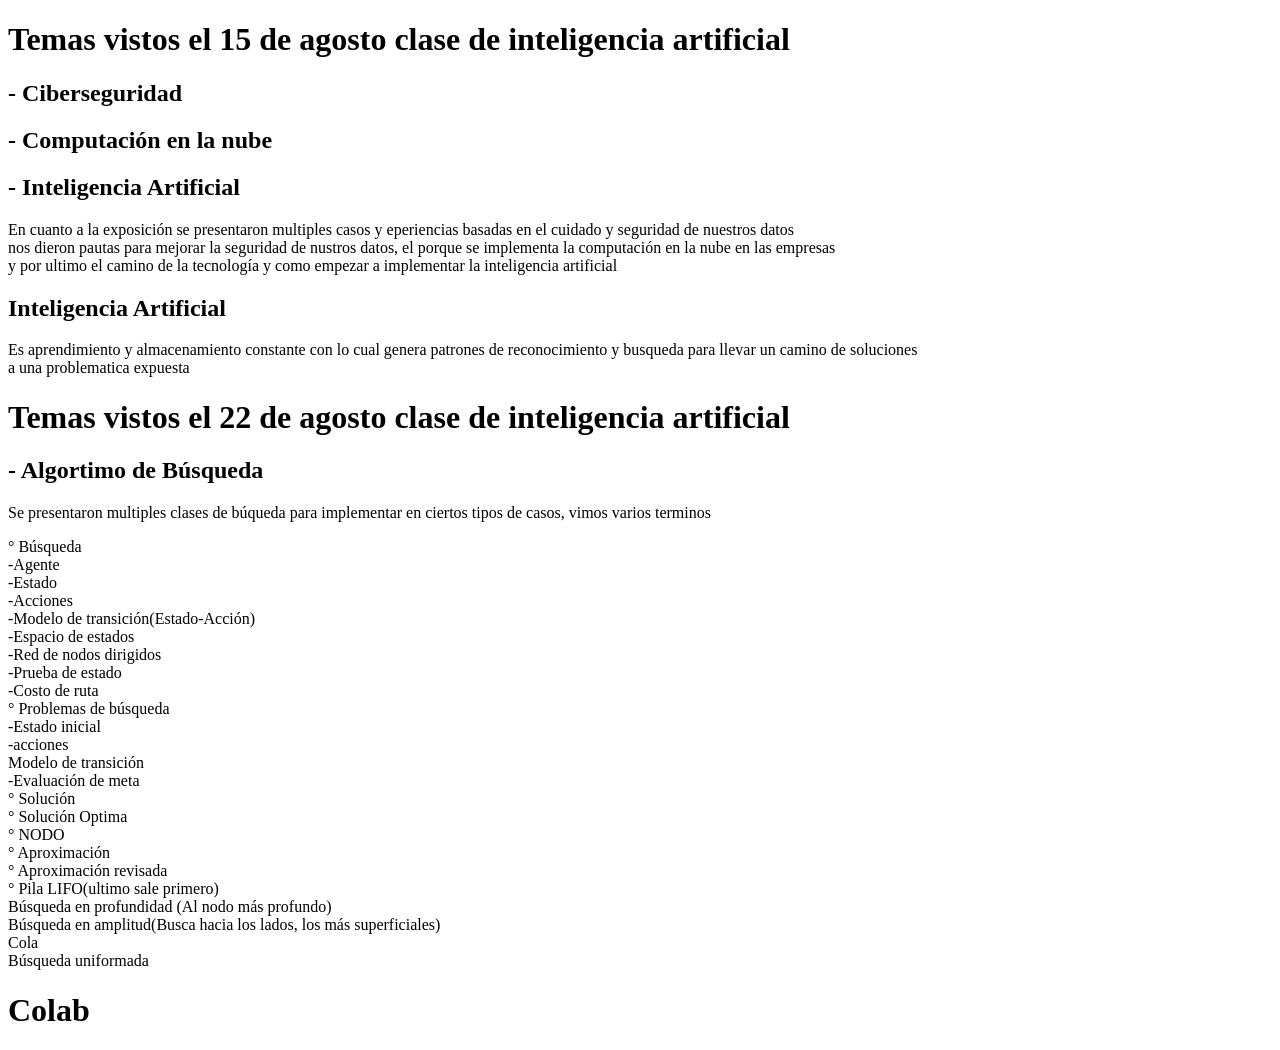
<file: index.html>
<!DOCTYPE html>
<html lang="en">
<head>
    <meta charset="UTF-8">
    <meta name="viewport" content="width=device-width, initial-scale=1.0">
    <title>Inteligencia Artificial</title>
</head>
<body>
    <h1>Temas vistos el 15 de agosto clase de inteligencia artificial</h1>
    <h2>- Ciberseguridad</h2>
    <h2>- Computación en la nube</h2>
    <h2>- Inteligencia Artificial</h2>
    <p>En cuanto a la exposición se presentaron multiples casos y eperiencias basadas en el cuidado y seguridad de nuestros datos</br>
    nos dieron pautas para mejorar la seguridad de nustros datos, el porque se implementa la computación en la nube en las empresas</br>
    y por ultimo el camino de la tecnología y como empezar a implementar la inteligencia artificial</p>

    <h2>Inteligencia Artificial</h2>
    <p>Es aprendimiento y almacenamiento constante con lo cual genera patrones de reconocimiento y busqueda para llevar un camino de soluciones </br>
    a una problematica expuesta</p>

    <h1>Temas vistos el 22 de agosto clase de inteligencia artificial</h1>
    <h2>- Algortimo de Búsqueda</h2>
    <p>Se presentaron multiples clases de búqueda para implementar en ciertos tipos de casos, vimos varios terminos</p>
    <p>° Búsqueda</br>
        -Agente</br>
        -Estado</br>
        -Acciones</br>
        -Modelo de transición(Estado-Acción)</br>
        -Espacio de estados</br>
        -Red de nodos dirigidos</br>
        -Prueba de estado</br>
        -Costo de ruta</br>
        
        ° Problemas de búsqueda</br>
        -Estado inicial</br>
        -acciones</br>
        Modelo de transición</br>
        -Evaluación de meta</br>
        
        
        ° Solución</br>
        ° Solución Optima</br>
        ° NODO</br>
        ° Aproximación</br>
        ° Aproximación revisada</br>
        ° Pila LIFO(ultimo sale primero)</br>
        
        Búsqueda en profundidad (Al nodo más profundo)</br>
        Búsqueda en amplitud(Busca hacia los lados, los más superficiales)</br>
        Cola</br>
        Búsqueda uniformada</p>

        <h1>Colab</h1>
        <a href="https://colab.research.google.com/drive/1xBzGmbkoq6eD4VHrj3Mxrd3oi8xb4NrV?usp=sharing"></a>
</body>
</html>
</file>
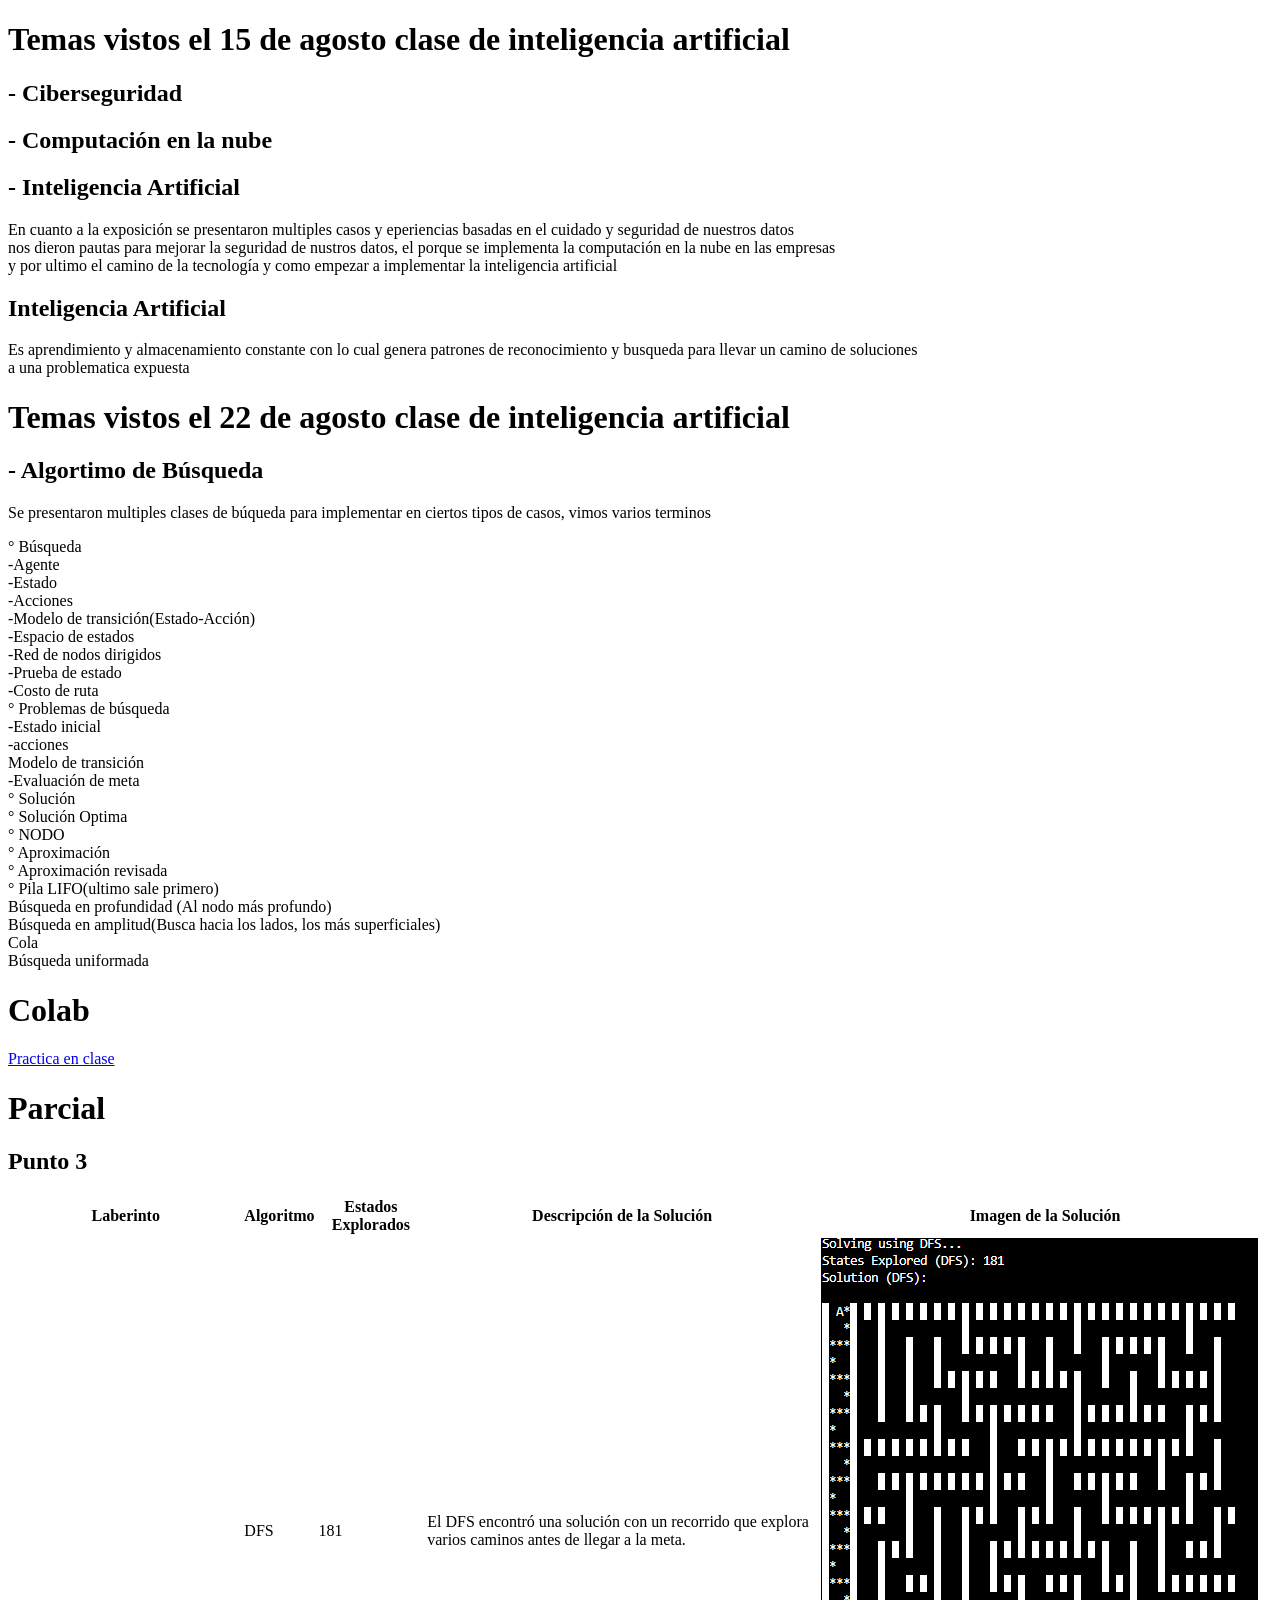
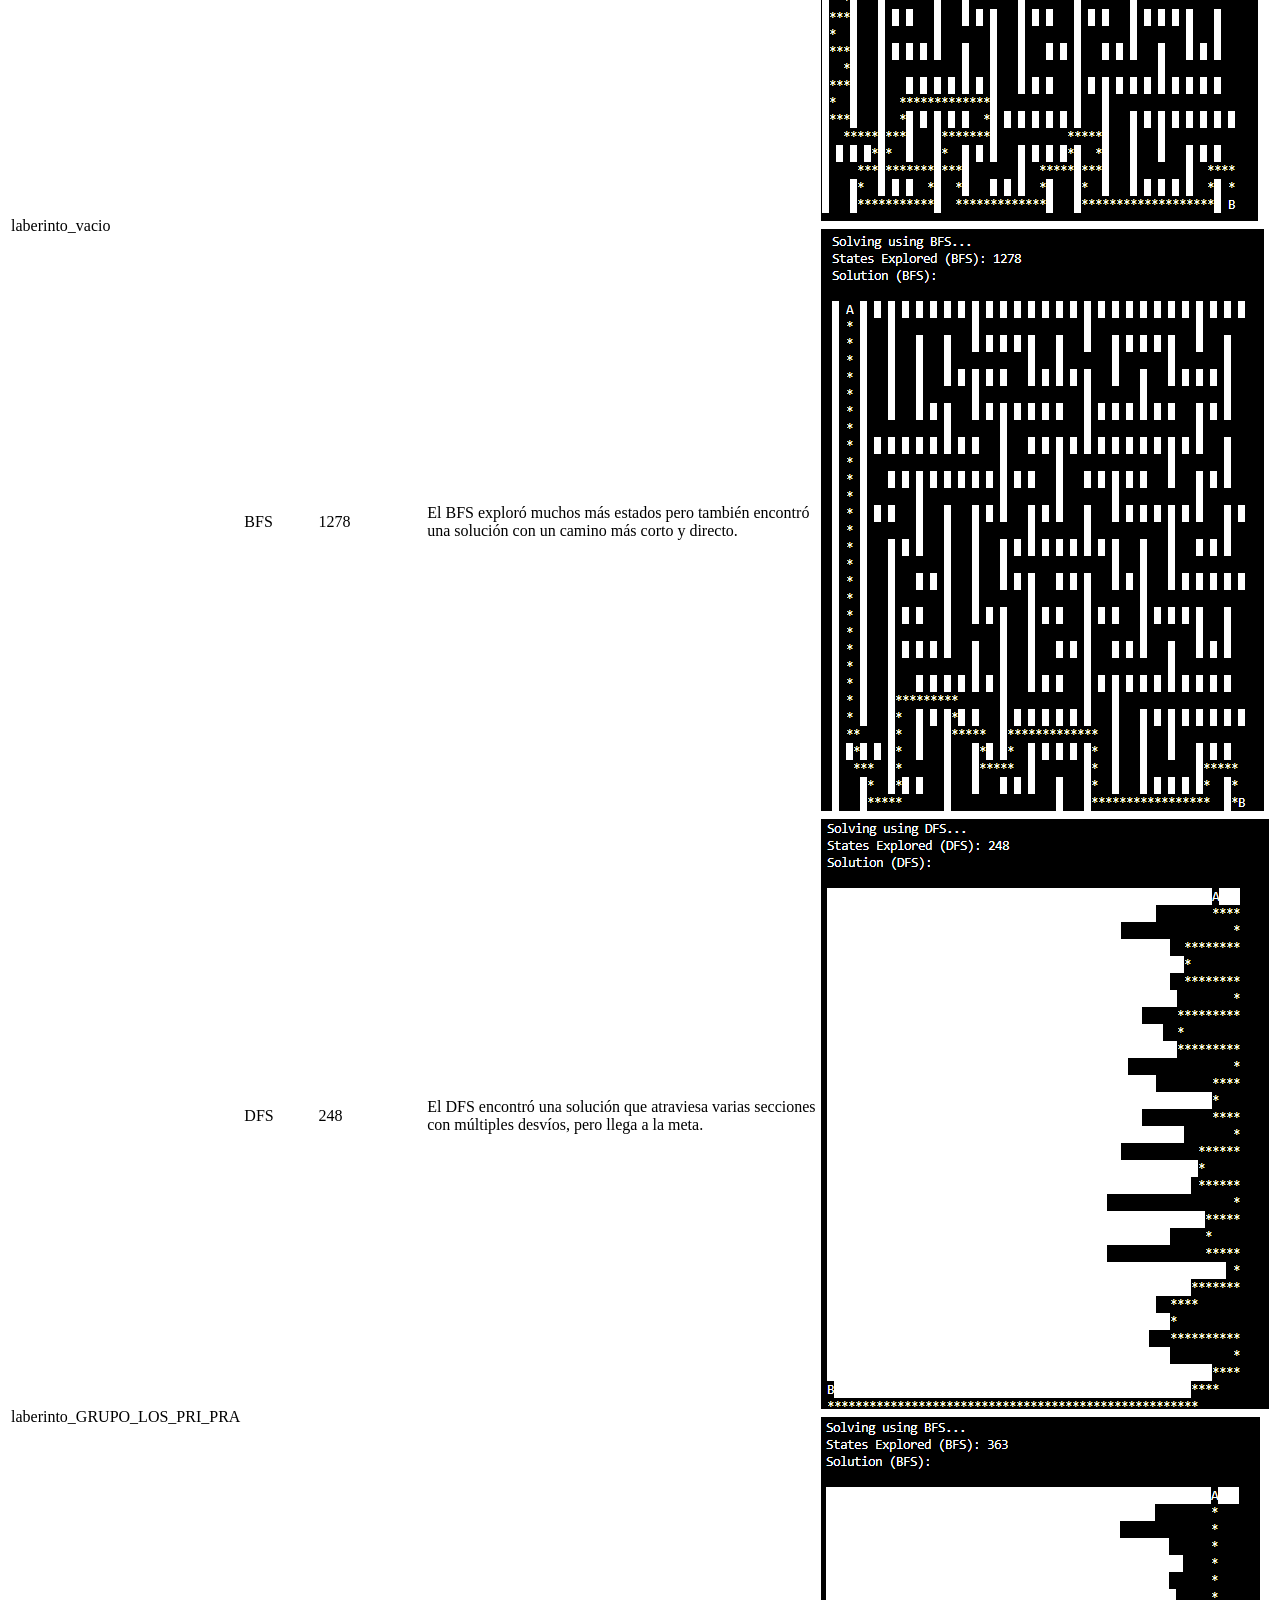
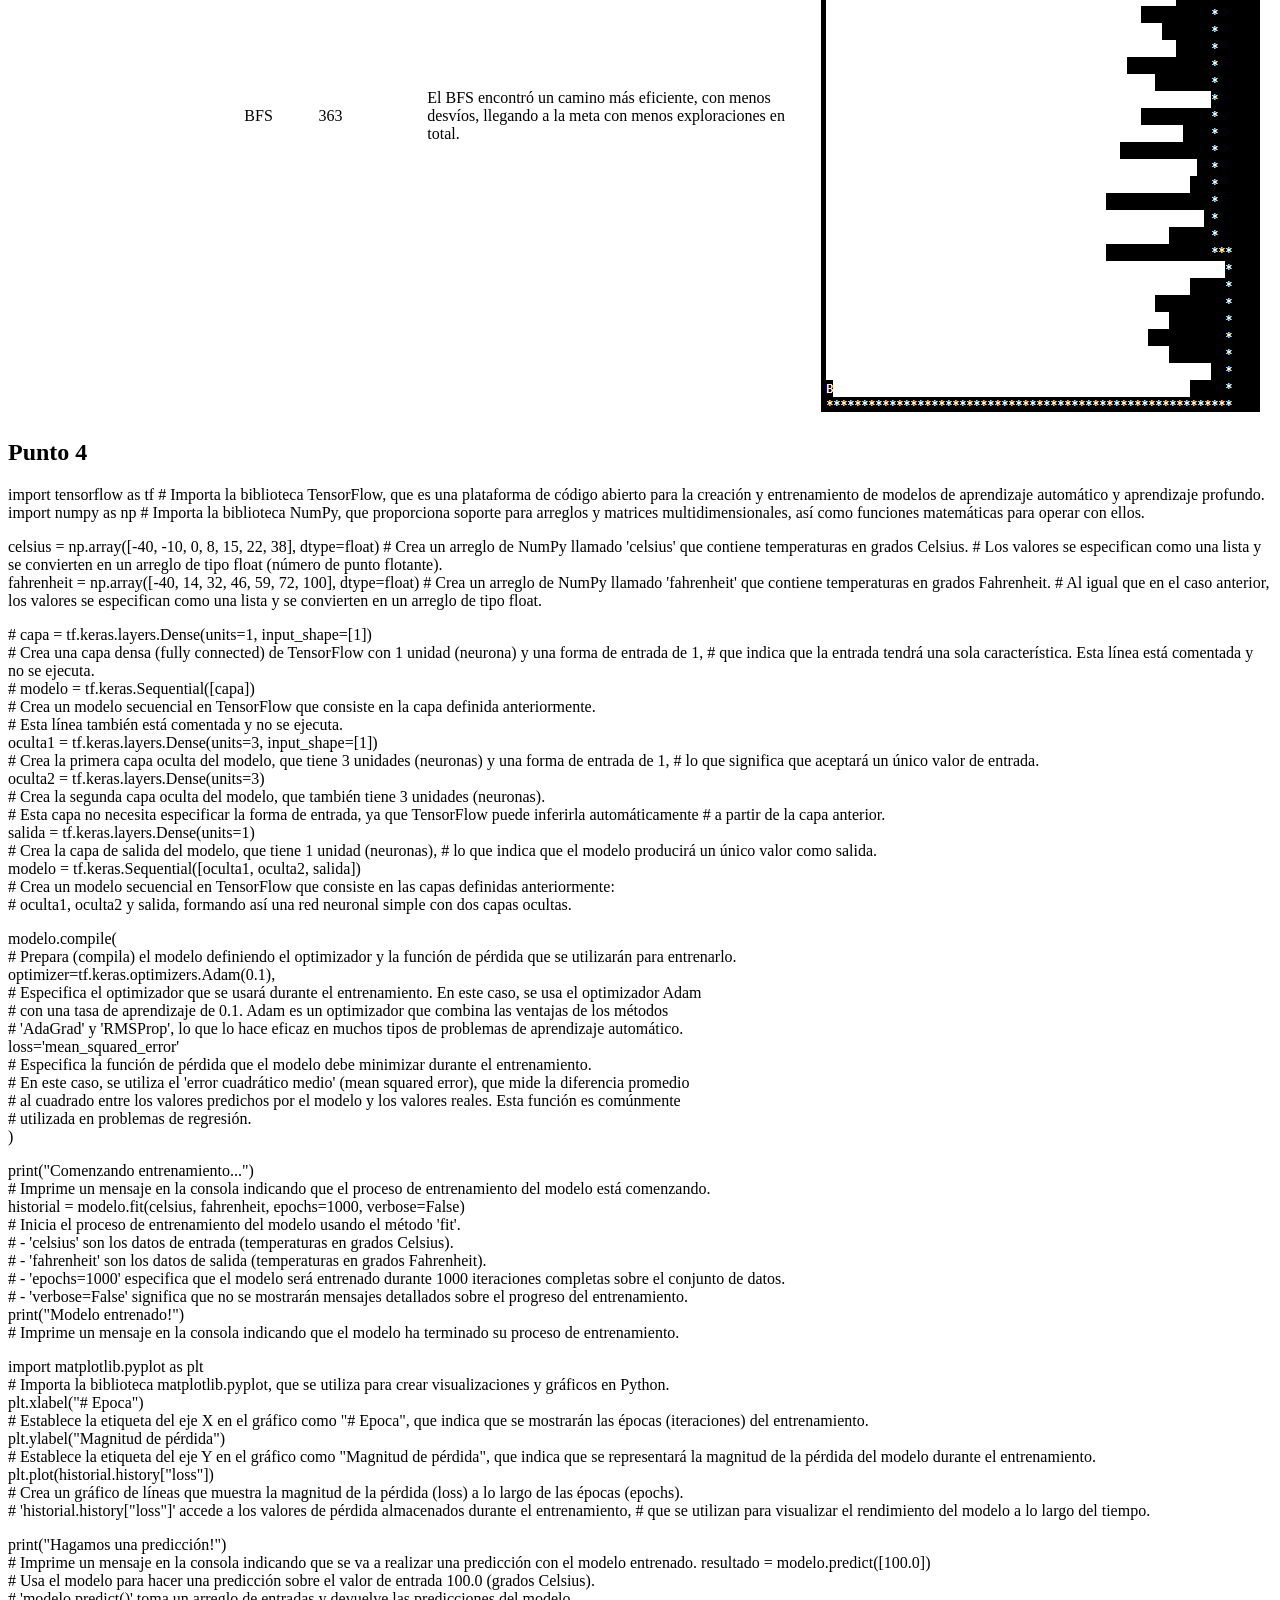
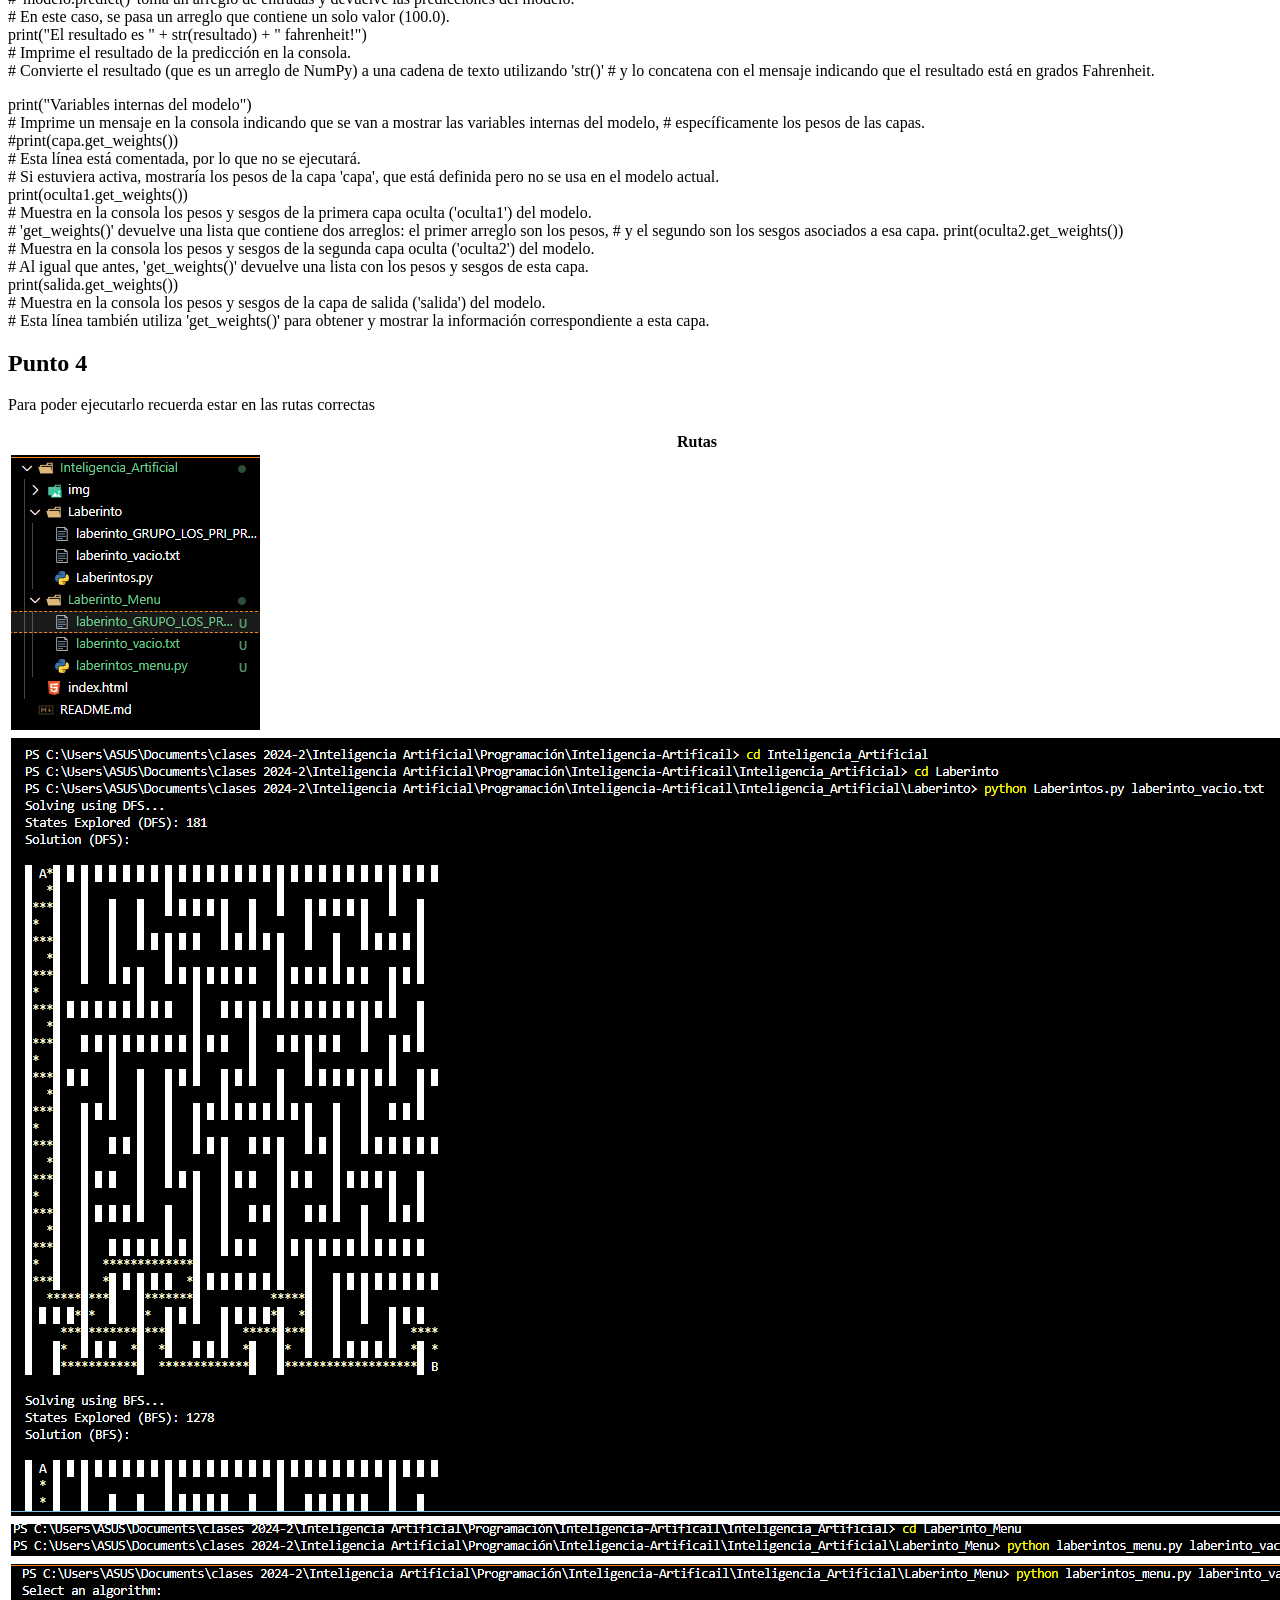
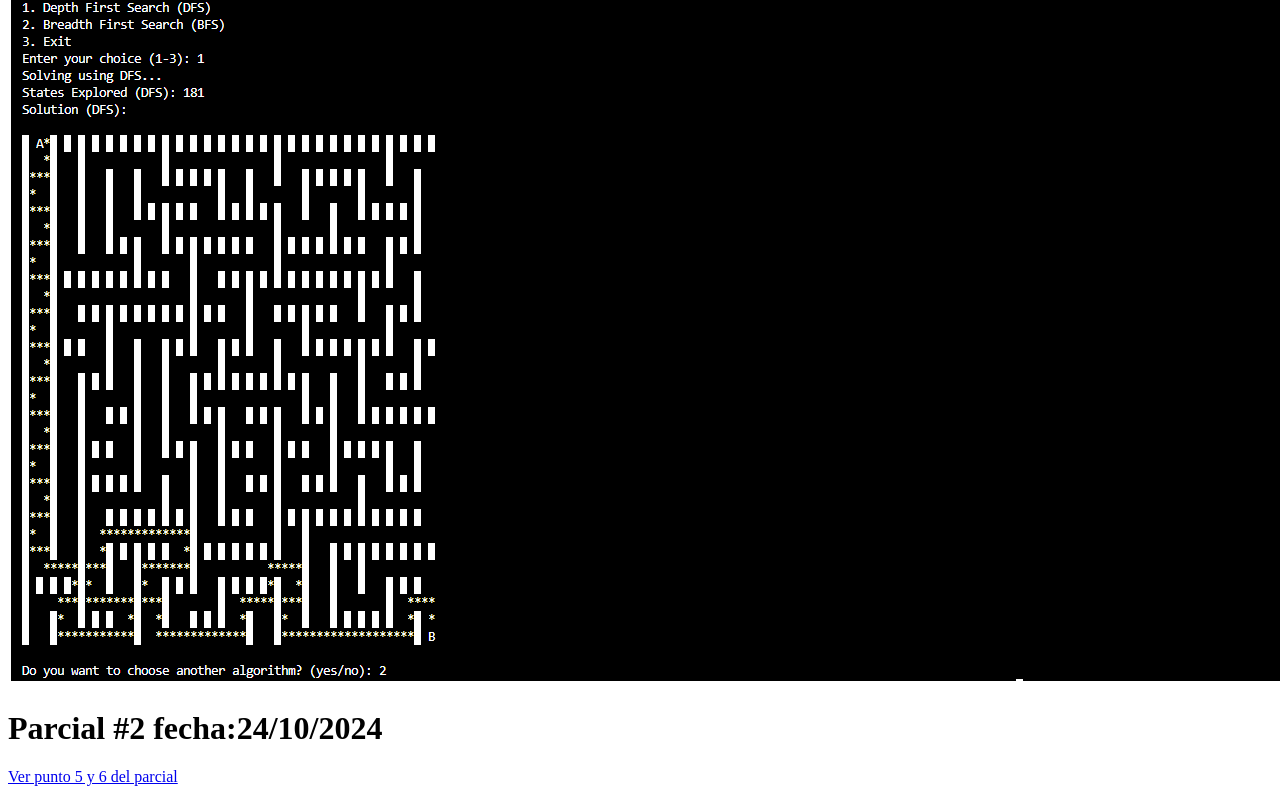
<file: Inteligencia_Artificial/index.html>
<!DOCTYPE html>
<html lang="en">

<head>
    <meta charset="UTF-8">
    <meta name="viewport" content="width=device-width, initial-scale=1.0">
    <title>Inteligencia Artificial</title>
</head>

<body>
    <h1>Temas vistos el 15 de agosto clase de inteligencia artificial</h1>
    <h2>- Ciberseguridad</h2>
    <h2>- Computación en la nube</h2>
    <h2>- Inteligencia Artificial</h2>
    <p>En cuanto a la exposición se presentaron multiples casos y eperiencias basadas en el cuidado y seguridad de
        nuestros datos</br>
        nos dieron pautas para mejorar la seguridad de nustros datos, el porque se implementa la computación en la nube
        en las empresas</br>
        y por ultimo el camino de la tecnología y como empezar a implementar la inteligencia artificial</p>

    <h2>Inteligencia Artificial</h2>
    <p>Es aprendimiento y almacenamiento constante con lo cual genera patrones de reconocimiento y busqueda para llevar
        un camino de soluciones </br>
        a una problematica expuesta</p>

    <h1>Temas vistos el 22 de agosto clase de inteligencia artificial</h1>
    <h2>- Algortimo de Búsqueda</h2>
    <p>Se presentaron multiples clases de búqueda para implementar en ciertos tipos de casos, vimos varios terminos</p>
    <p>° Búsqueda</br>
        -Agente</br>
        -Estado</br>
        -Acciones</br>
        -Modelo de transición(Estado-Acción)</br>
        -Espacio de estados</br>
        -Red de nodos dirigidos</br>
        -Prueba de estado</br>
        -Costo de ruta</br>

        ° Problemas de búsqueda</br>
        -Estado inicial</br>
        -acciones</br>
        Modelo de transición</br>
        -Evaluación de meta</br>


        ° Solución</br>
        ° Solución Optima</br>
        ° NODO</br>
        ° Aproximación</br>
        ° Aproximación revisada</br>
        ° Pila LIFO(ultimo sale primero)</br>

        Búsqueda en profundidad (Al nodo más profundo)</br>
        Búsqueda en amplitud(Busca hacia los lados, los más superficiales)</br>
        Cola</br>
        Búsqueda uniformada</p>

    <h1>Colab</h1>
    <a href="https://colab.research.google.com/drive/1xBzGmbkoq6eD4VHrj3Mxrd3oi8xb4NrV?usp=sharing">Practica en
        clase</a>

    <h1>Parcial</h1>
    <h2>Punto 3</h2>
    <table>
        <thead>
            <tr>
                <th>Laberinto</th>
                <th>Algoritmo</th>
                <th>Estados Explorados</th>
                <th>Descripción de la Solución</th>
                <th>Imagen de la Solución</th>
            </tr>
        </thead>
        <tbody>
            <tr>
                <td rowspan="2">laberinto_vacio</td>
                <td>DFS</td>
                <td>181</td>
                <td>El DFS encontró una solución con un recorrido que explora varios caminos antes de llegar a la meta.
                </td>
                <td><img src="img/Laberinto_vacio1.png" alt="Laberinto Vacio DFS"></td>
            </tr>
            <tr>
                <td>BFS</td>
                <td>1278</td>
                <td>El BFS exploró muchos más estados pero también encontró una solución con un camino más corto y
                    directo.</td>
                <td><img src="img/laberinto_vacio2.png" alt="Laberinto Vacio BFS"></td>
            </tr>
            <tr>
                <td rowspan="2">laberinto_GRUPO_LOS_PRI_PRA</td>
                <td>DFS</td>
                <td>248</td>
                <td>El DFS encontró una solución que atraviesa varias secciones con múltiples desvíos, pero llega a la
                    meta.</td>
                <td><img src="img/laberinto_gupo_PriPra1.png" alt="Laberinto Grupo PriPra DFS"></td>
            </tr>
            <tr>
                <td>BFS</td>
                <td>363</td>
                <td>El BFS encontró un camino más eficiente, con menos desvíos, llegando a la meta con menos
                    exploraciones en total.</td>
                <td><img src="img/laberinto_gupo_PriPra2.png" alt="Laberinto Grupo PriPra BFS"></td>
            </tr>
        </tbody>
    </table>

    <h2>Punto 4</h2>
    <p>
        import tensorflow as tf # Importa la biblioteca TensorFlow, que es una plataforma de código abierto para la
        creación y entrenamiento de modelos de aprendizaje automático y aprendizaje profundo.</br>
        import numpy as np # Importa la biblioteca NumPy, que proporciona soporte para arreglos y matrices
        multidimensionales, así como funciones matemáticas para operar con ellos.</br>
    </p>
    <p>
        celsius = np.array([-40, -10, 0, 8, 15, 22, 38], dtype=float)
        # Crea un arreglo de NumPy llamado 'celsius' que contiene temperaturas en grados Celsius.
        # Los valores se especifican como una lista y se convierten en un arreglo de tipo float (número de punto
        flotante).</br>

        fahrenheit = np.array([-40, 14, 32, 46, 59, 72, 100], dtype=float)
        # Crea un arreglo de NumPy llamado 'fahrenheit' que contiene temperaturas en grados Fahrenheit.
        # Al igual que en el caso anterior, los valores se especifican como una lista y se convierten en un arreglo de
        tipo float.</br>
    </p>
    <p>
        # capa = tf.keras.layers.Dense(units=1, input_shape=[1])</br>
        # Crea una capa densa (fully connected) de TensorFlow con 1 unidad (neurona) y una forma de entrada de 1,
        # que indica que la entrada tendrá una sola característica. Esta línea está comentada y no se ejecuta.</br>

        # modelo = tf.keras.Sequential([capa])</br>
        # Crea un modelo secuencial en TensorFlow que consiste en la capa definida anteriormente.</br>
        # Esta línea también está comentada y no se ejecuta.</br>

        oculta1 = tf.keras.layers.Dense(units=3, input_shape=[1])</br>
        # Crea la primera capa oculta del modelo, que tiene 3 unidades (neuronas) y una forma de entrada de 1,
        # lo que significa que aceptará un único valor de entrada.</br>

        oculta2 = tf.keras.layers.Dense(units=3)</br>
        # Crea la segunda capa oculta del modelo, que también tiene 3 unidades (neuronas).</br>
        # Esta capa no necesita especificar la forma de entrada, ya que TensorFlow puede inferirla automáticamente
        # a partir de la capa anterior.</br>

        salida = tf.keras.layers.Dense(units=1)</br>
        # Crea la capa de salida del modelo, que tiene 1 unidad (neuronas),
        # lo que indica que el modelo producirá un único valor como salida.</br>

        modelo = tf.keras.Sequential([oculta1, oculta2, salida])</br>
        # Crea un modelo secuencial en TensorFlow que consiste en las capas definidas anteriormente:</br>
        # oculta1, oculta2 y salida, formando así una red neuronal simple con dos capas ocultas.</br>

    </p>
    <p>
        modelo.compile(</br>
        # Prepara (compila) el modelo definiendo el optimizador y la función de pérdida que se utilizarán para
        entrenarlo.</br>

        optimizer=tf.keras.optimizers.Adam(0.1),</br>
        # Especifica el optimizador que se usará durante el entrenamiento. En este caso, se usa el optimizador Adam</br>
        # con una tasa de aprendizaje de 0.1. Adam es un optimizador que combina las ventajas de los métodos</br>
        # 'AdaGrad' y 'RMSProp', lo que lo hace eficaz en muchos tipos de problemas de aprendizaje automático.</br>

        loss='mean_squared_error'</br>
        # Especifica la función de pérdida que el modelo debe minimizar durante el entrenamiento.</br>
        # En este caso, se utiliza el 'error cuadrático medio' (mean squared error), que mide la diferencia
        promedio</br>
        # al cuadrado entre los valores predichos por el modelo y los valores reales. Esta función es comúnmente</br>
        # utilizada en problemas de regresión.</br>
        )
    </p>
    <p>
        print("Comenzando entrenamiento...") </br>
        # Imprime un mensaje en la consola indicando que el proceso de entrenamiento del modelo está comenzando.</br>

        historial = modelo.fit(celsius, fahrenheit, epochs=1000, verbose=False) </br>
        # Inicia el proceso de entrenamiento del modelo usando el método 'fit'.</br>
        # - 'celsius' son los datos de entrada (temperaturas en grados Celsius).</br>
        # - 'fahrenheit' son los datos de salida (temperaturas en grados Fahrenheit).</br>
        # - 'epochs=1000' especifica que el modelo será entrenado durante 1000 iteraciones completas sobre el conjunto
        de datos.</br>
        # - 'verbose=False' significa que no se mostrarán mensajes detallados sobre el progreso del entrenamiento.</br>

        print("Modelo entrenado!") </br>
        # Imprime un mensaje en la consola indicando que el modelo ha terminado su proceso de entrenamiento.</br>

    </p>
    <p>
        import matplotlib.pyplot as plt </br>
        # Importa la biblioteca matplotlib.pyplot, que se utiliza para crear visualizaciones y gráficos en Python.</br>

        plt.xlabel("# Epoca") </br>
        # Establece la etiqueta del eje X en el gráfico como "# Epoca", que indica que se mostrarán las épocas
        (iteraciones) del entrenamiento.</br>

        plt.ylabel("Magnitud de pérdida") </br>
        # Establece la etiqueta del eje Y en el gráfico como "Magnitud de pérdida", que indica que se representará la
        magnitud de la pérdida del modelo durante el entrenamiento.</br>

        plt.plot(historial.history["loss"]) </br>
        # Crea un gráfico de líneas que muestra la magnitud de la pérdida (loss) a lo largo de las épocas (epochs).</br>
        # 'historial.history["loss"]' accede a los valores de pérdida almacenados durante el entrenamiento,
        # que se utilizan para visualizar el rendimiento del modelo a lo largo del tiempo.</br>

    </p>
    <p>print("Hagamos una predicción!") </br>
        # Imprime un mensaje en la consola indicando que se va a realizar una predicción con el modelo entrenado.

        resultado = modelo.predict([100.0]) </br>
        # Usa el modelo para hacer una predicción sobre el valor de entrada 100.0 (grados Celsius).</br>
        # 'modelo.predict()' toma un arreglo de entradas y devuelve las predicciones del modelo.</br>
        # En este caso, se pasa un arreglo que contiene un solo valor (100.0).</br>

        print("El resultado es " + str(resultado) + " fahrenheit!") </br>
        # Imprime el resultado de la predicción en la consola. </br>
        # Convierte el resultado (que es un arreglo de NumPy) a una cadena de texto utilizando 'str()'
        # y lo concatena con el mensaje indicando que el resultado está en grados Fahrenheit.</br>
    </p>
    <p>
        print("Variables internas del modelo") </br>
        # Imprime un mensaje en la consola indicando que se van a mostrar las variables internas del modelo,
        # específicamente los pesos de las capas.</br>

        #print(capa.get_weights()) </br>
        # Esta línea está comentada, por lo que no se ejecutará.</br>
        # Si estuviera activa, mostraría los pesos de la capa 'capa', que está definida pero no se usa en el modelo
        actual.</br>

        print(oculta1.get_weights()) </br>
        # Muestra en la consola los pesos y sesgos de la primera capa oculta ('oculta1') del modelo. </br>
        # 'get_weights()' devuelve una lista que contiene dos arreglos: el primer arreglo son los pesos,
        # y el segundo son los sesgos asociados a esa capa.

        print(oculta2.get_weights()) </br>
        # Muestra en la consola los pesos y sesgos de la segunda capa oculta ('oculta2') del modelo. </br>
        # Al igual que antes, 'get_weights()' devuelve una lista con los pesos y sesgos de esta capa.</br>

        print(salida.get_weights()) </br>
        # Muestra en la consola los pesos y sesgos de la capa de salida ('salida') del modelo. </br>
        # Esta línea también utiliza 'get_weights()' para obtener y mostrar la información correspondiente a esta
        capa.</br>

    </p>

    <h2>Punto 4</h2>
    <p>Para poder ejecutarlo recuerda estar en las rutas correctas</p>
    <table>
        <thead>
            <tr>
                <th>Rutas</th>
                
            </tr>
        </thead>
        <tbody>
            <tr>

                <td><img src="img/estructura.png" alt="Laberinto Vacio DFS"></td>
            </tr>
            <tr>

                <td><img src="img/ruta1.png" alt="Laberinto Vacio BFS"></td>
            </tr>
            <tr>

                <td><img src="img/ruta2.png" alt="Laberinto Grupo PriPra DFS"></td>
            </tr>
            <tr>

                <td><img src="img/ruta2_2.png" alt="Laberinto Grupo PriPra BFS"></td>
            </tr>
        </tbody>
    </table>

    <h1>Parcial #2 fecha:24/10/2024</h1>
    <a href="../Parcial/ParcialComments.html">Ver punto 5 y 6 del parcial</a>

</body>

</html>
</file>
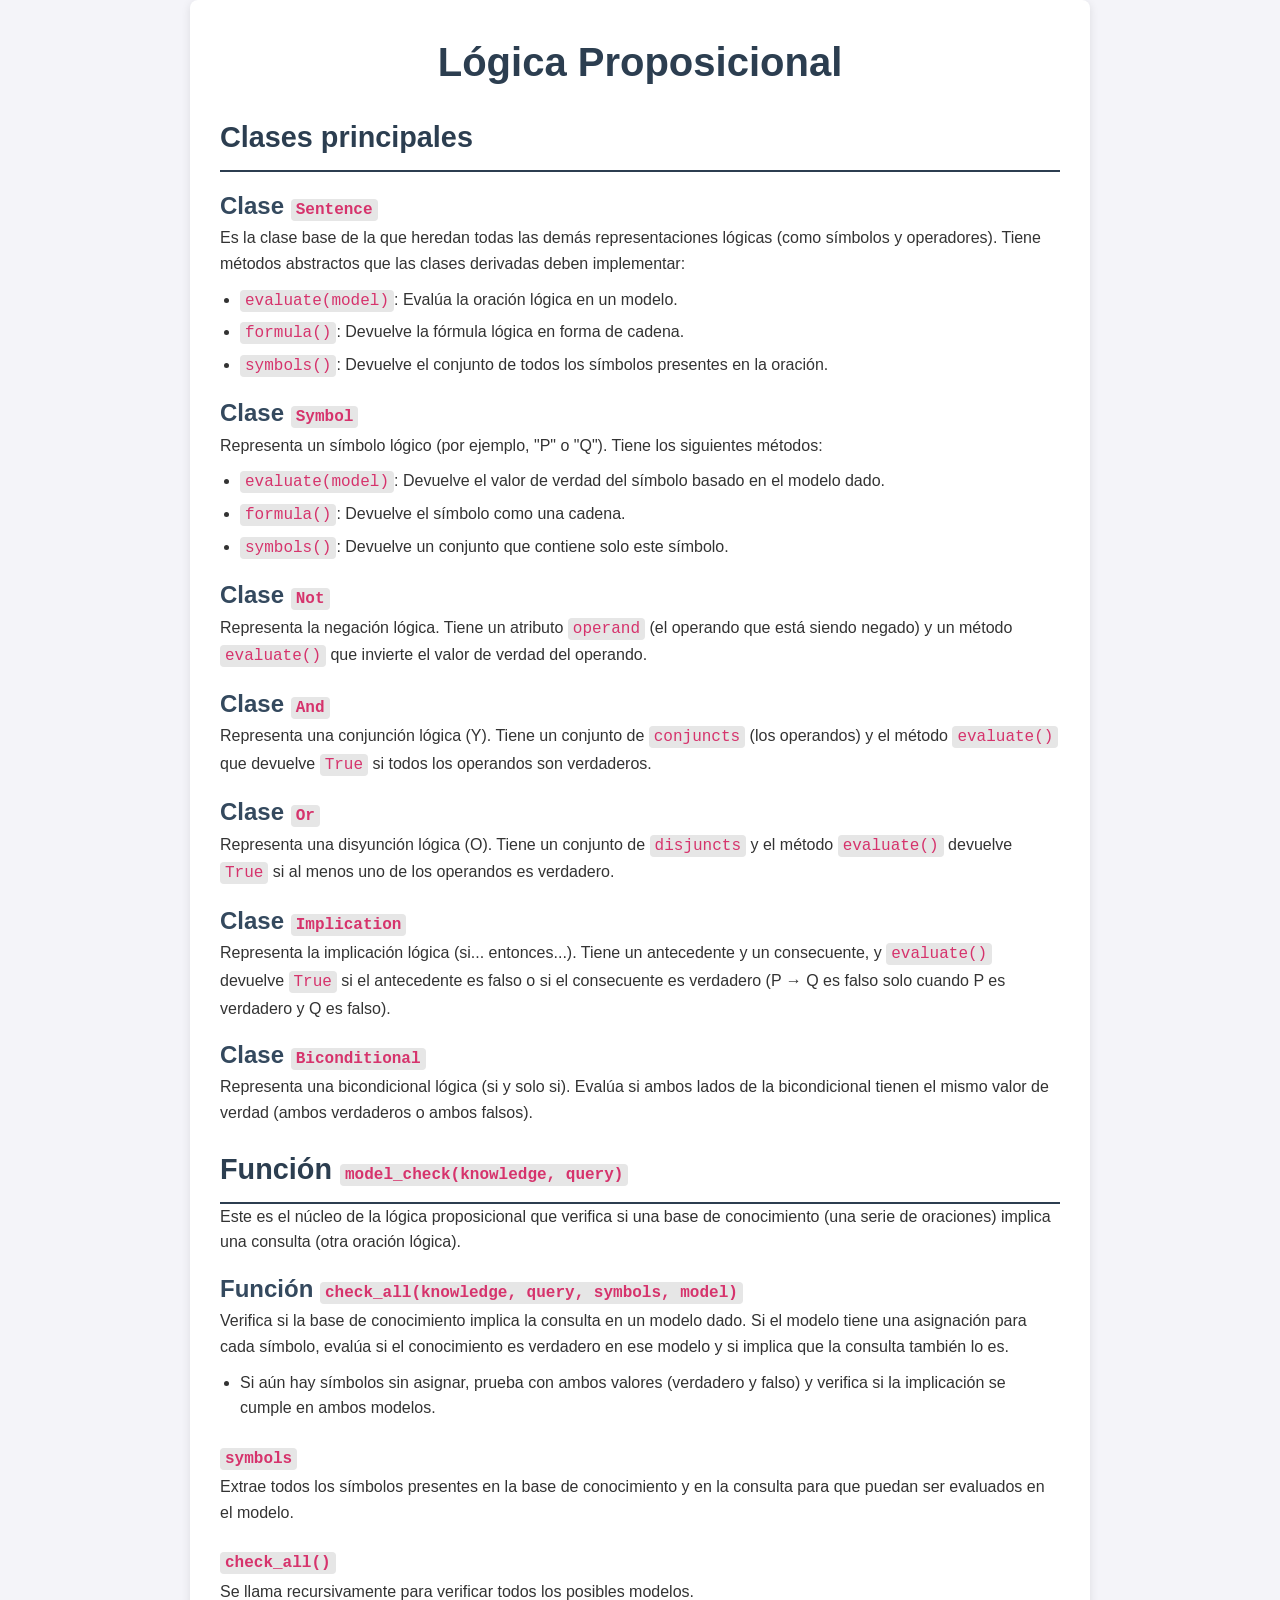
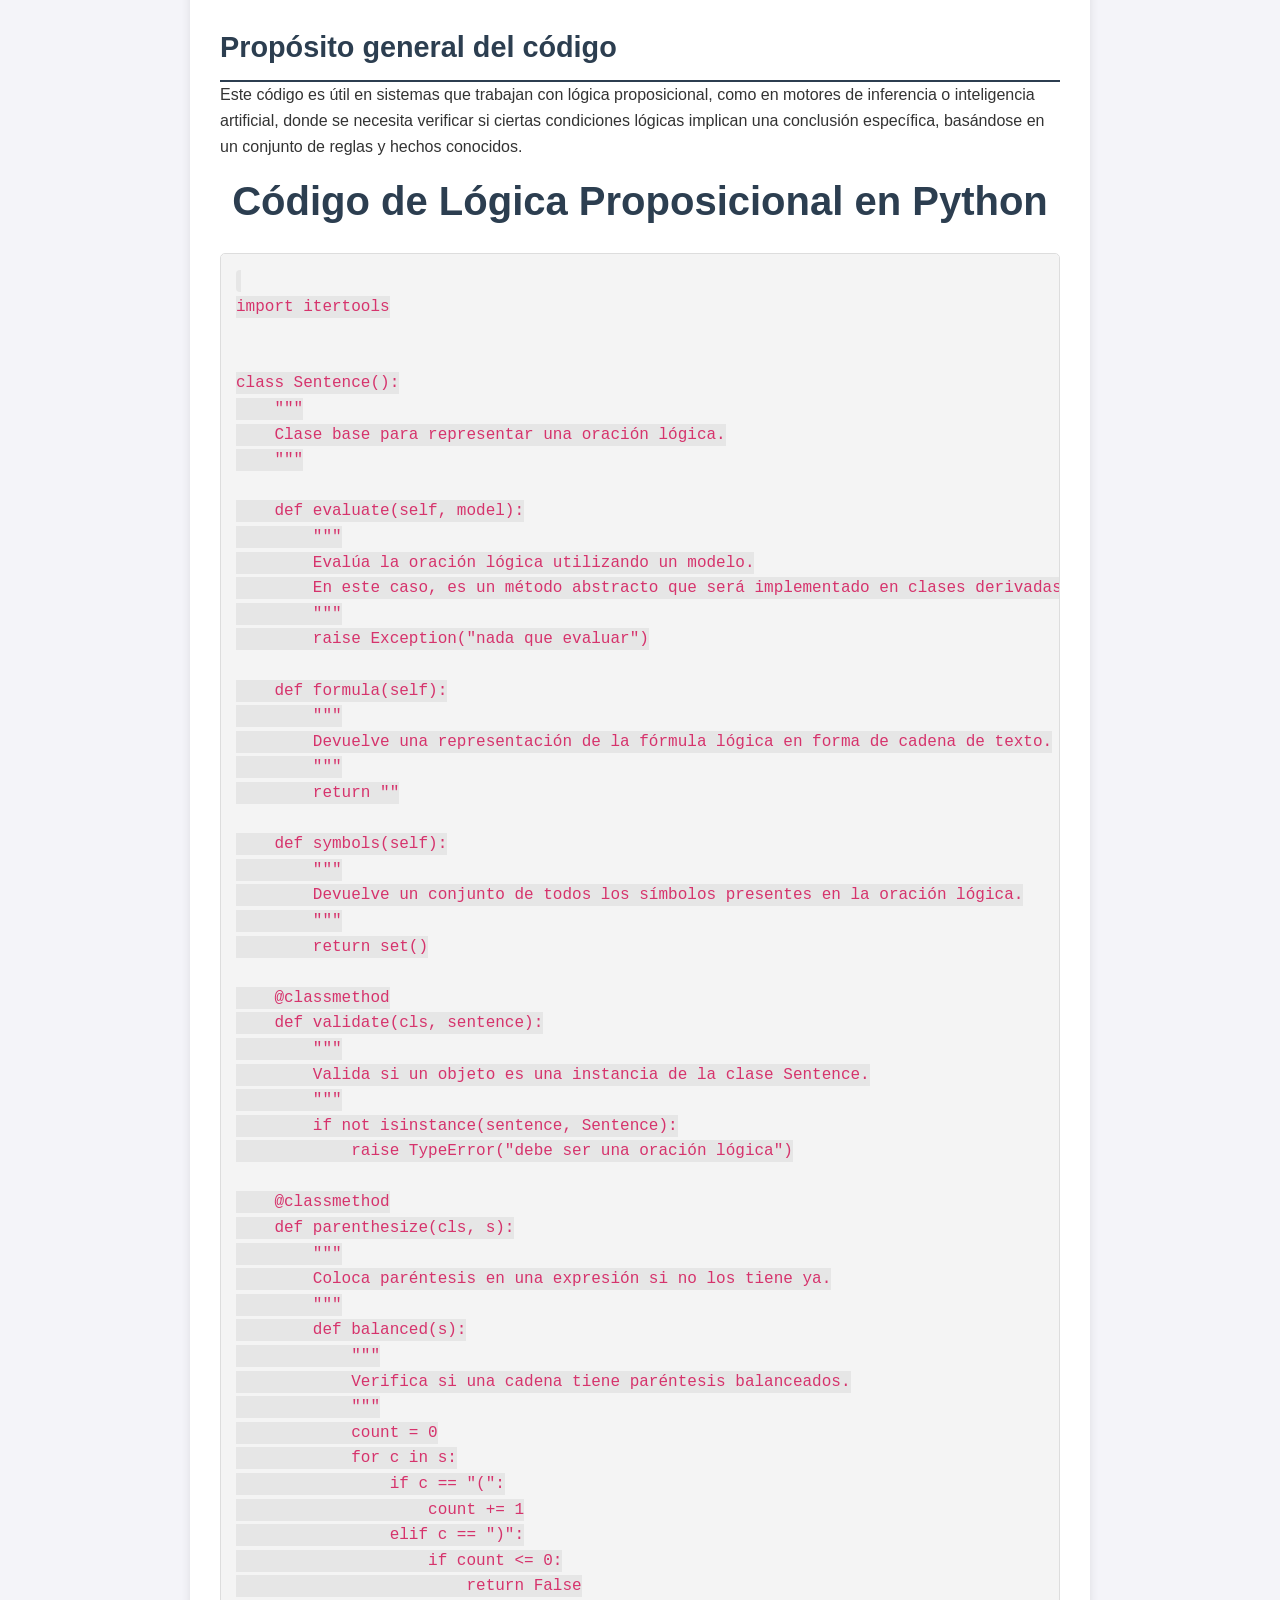
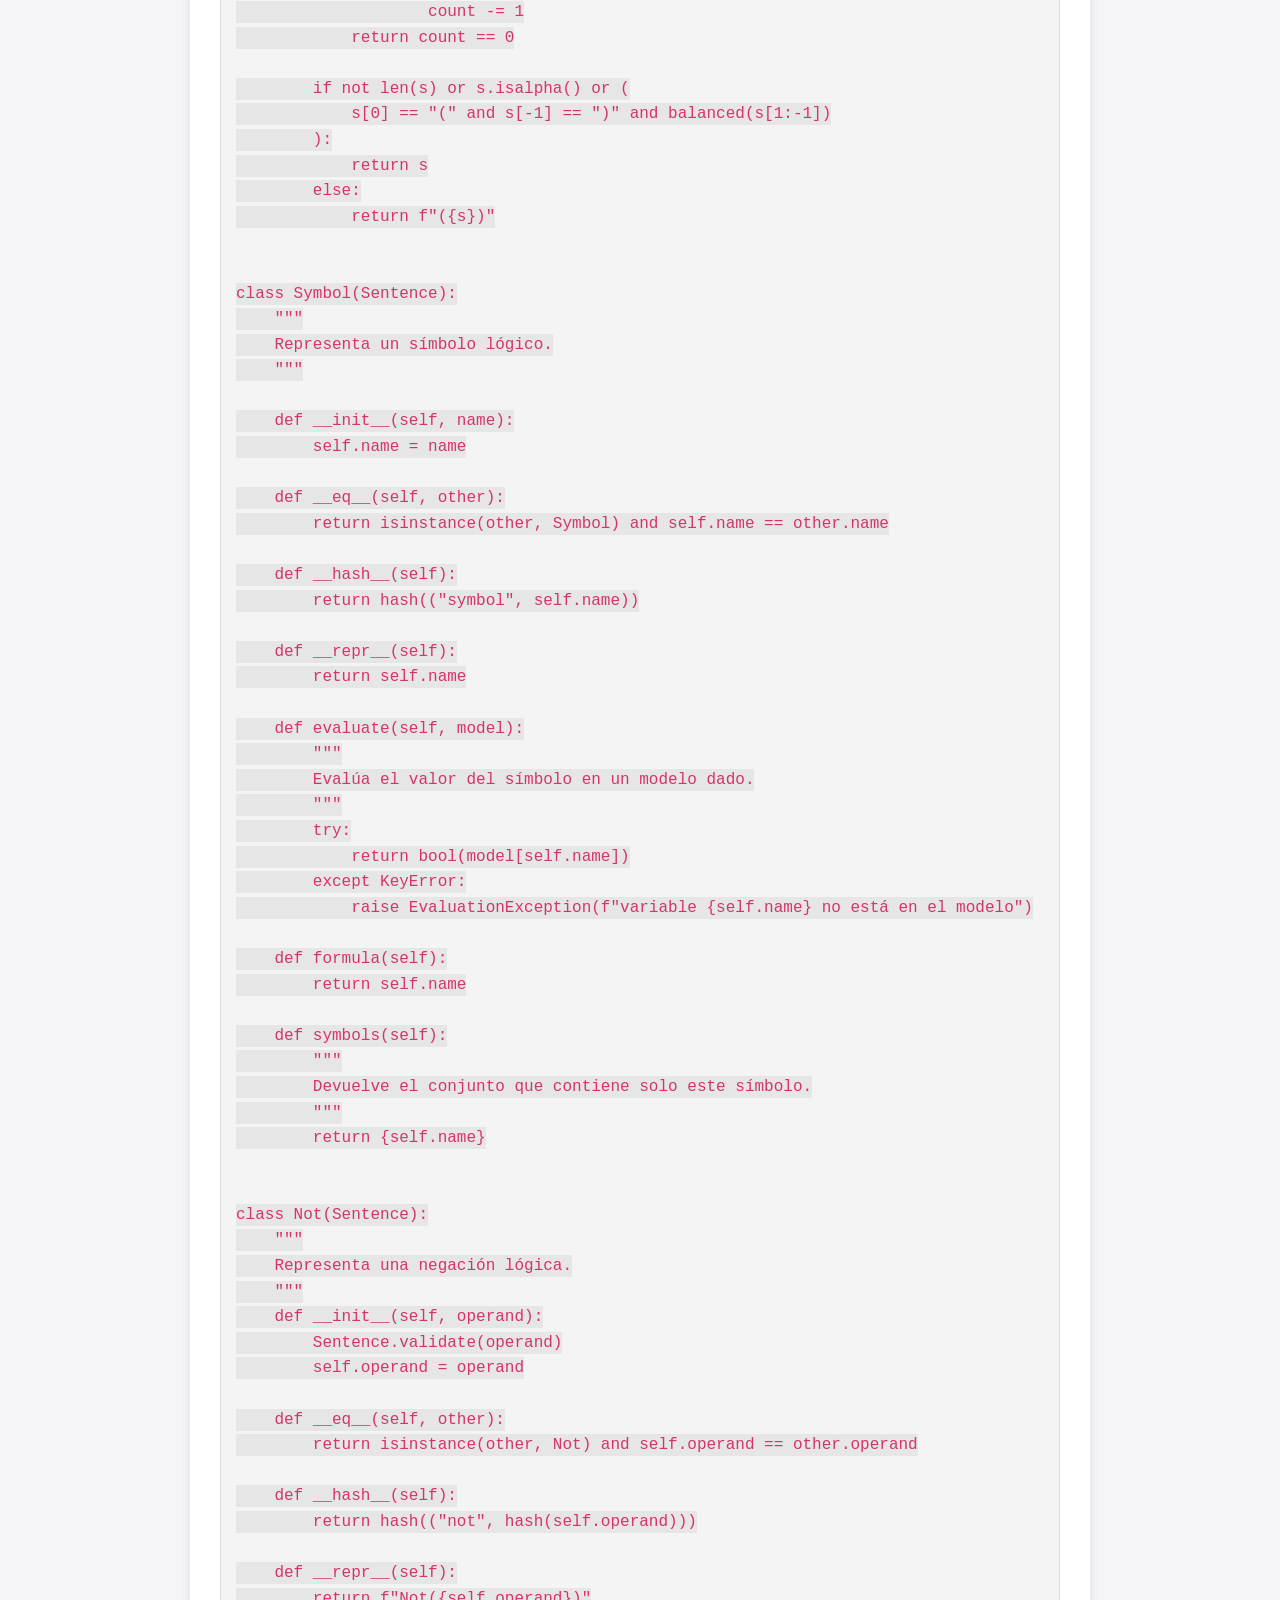
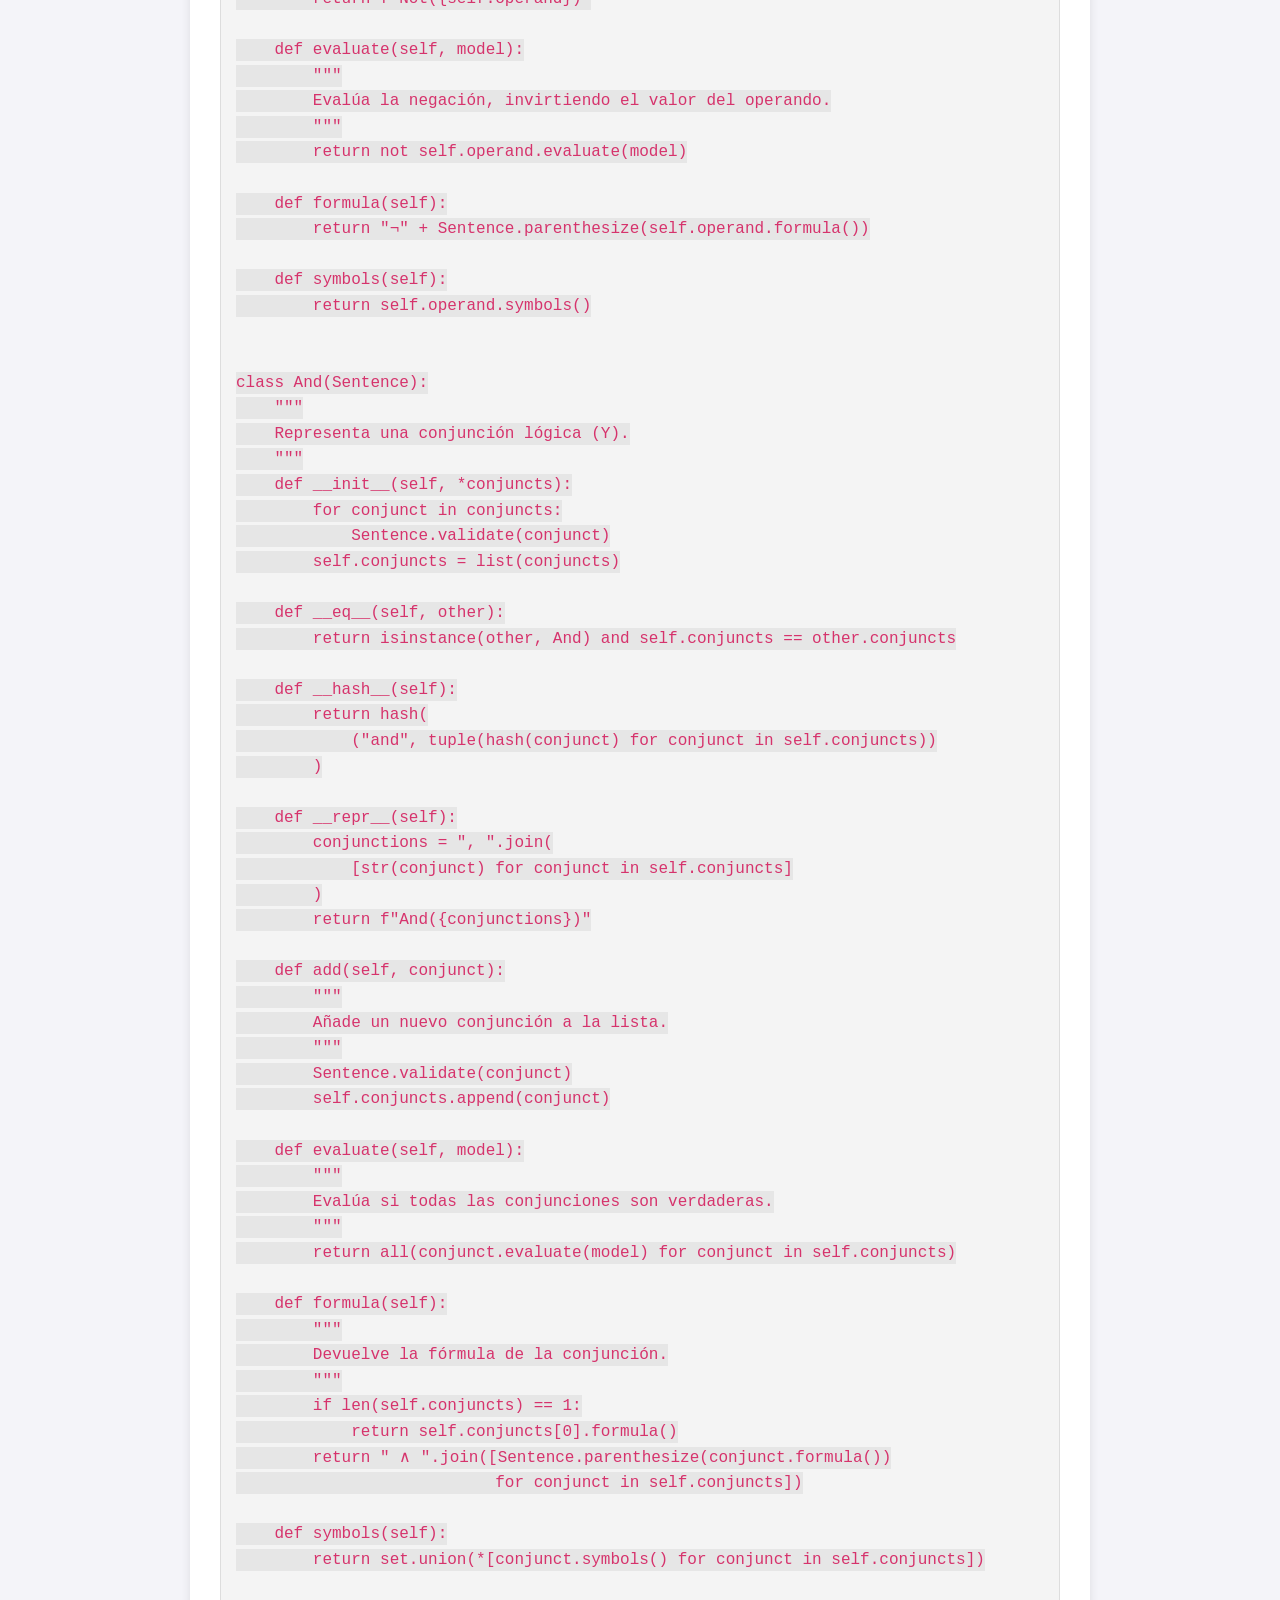
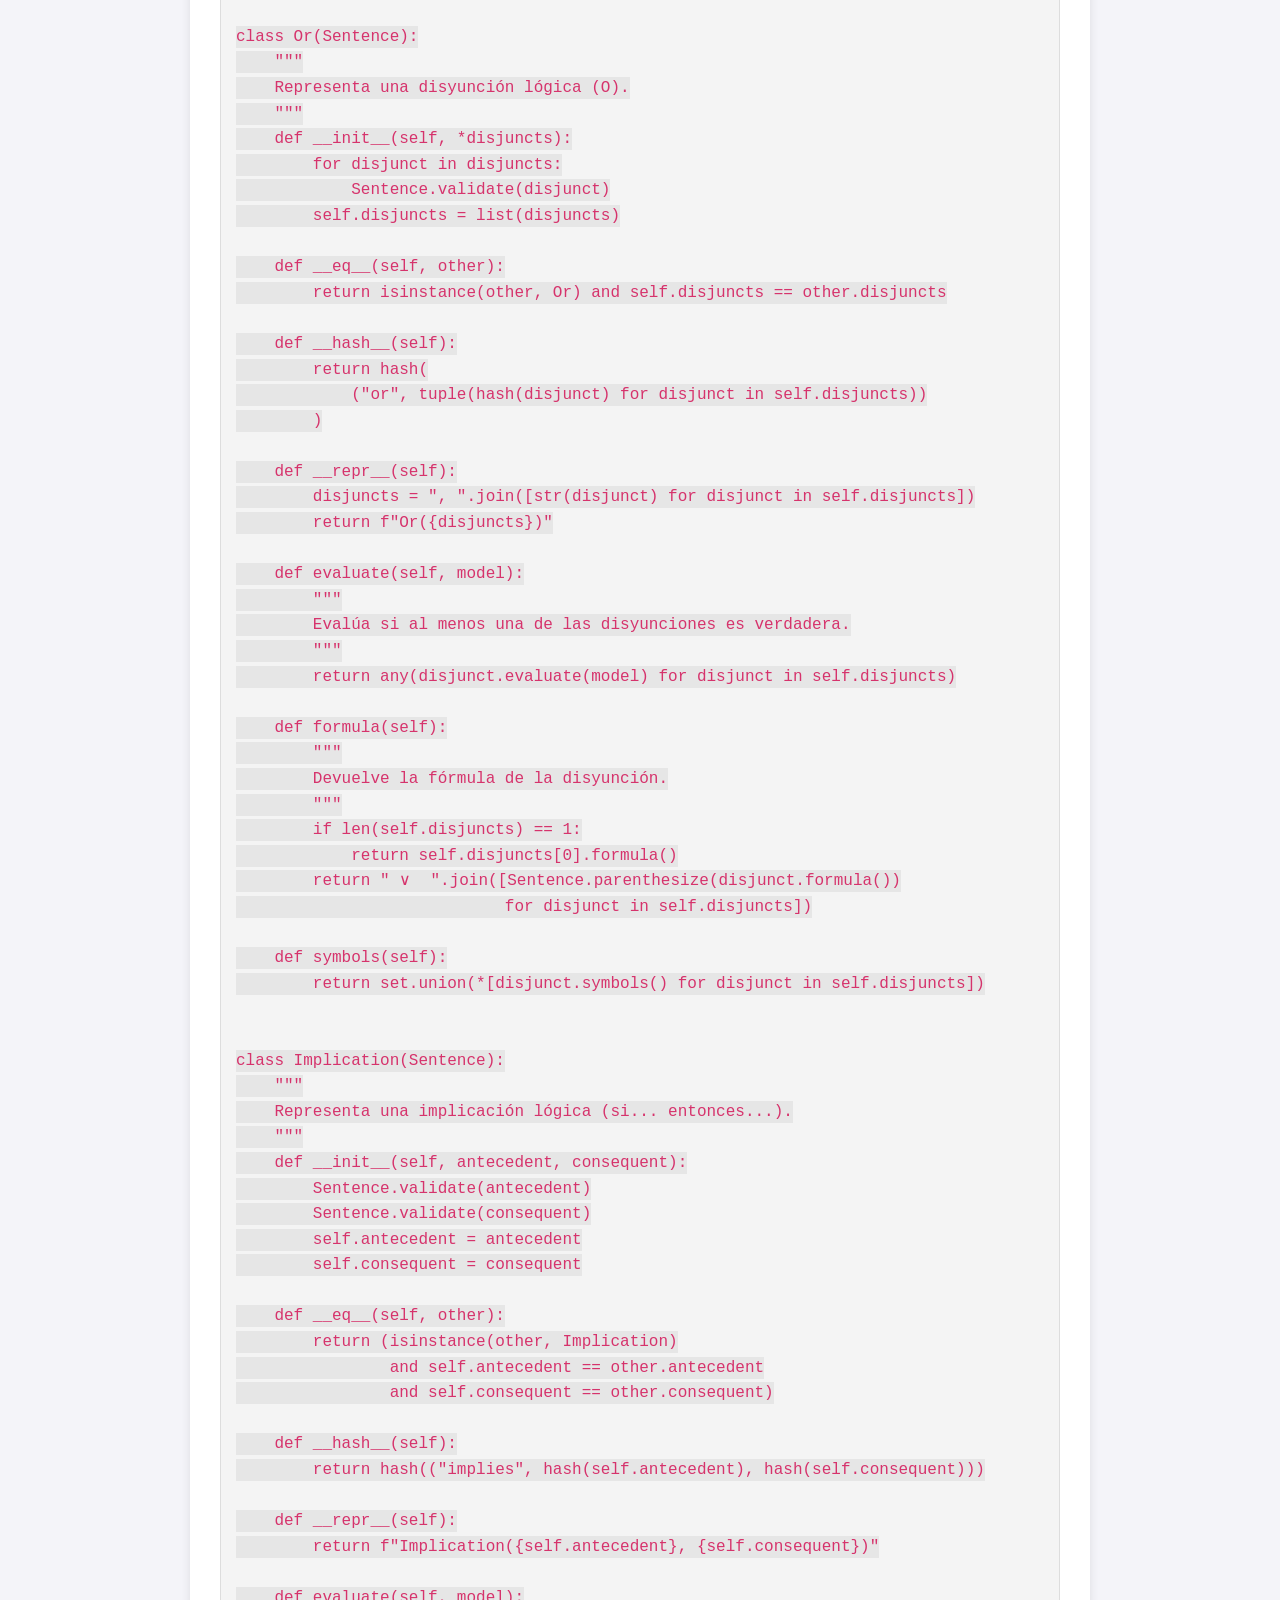
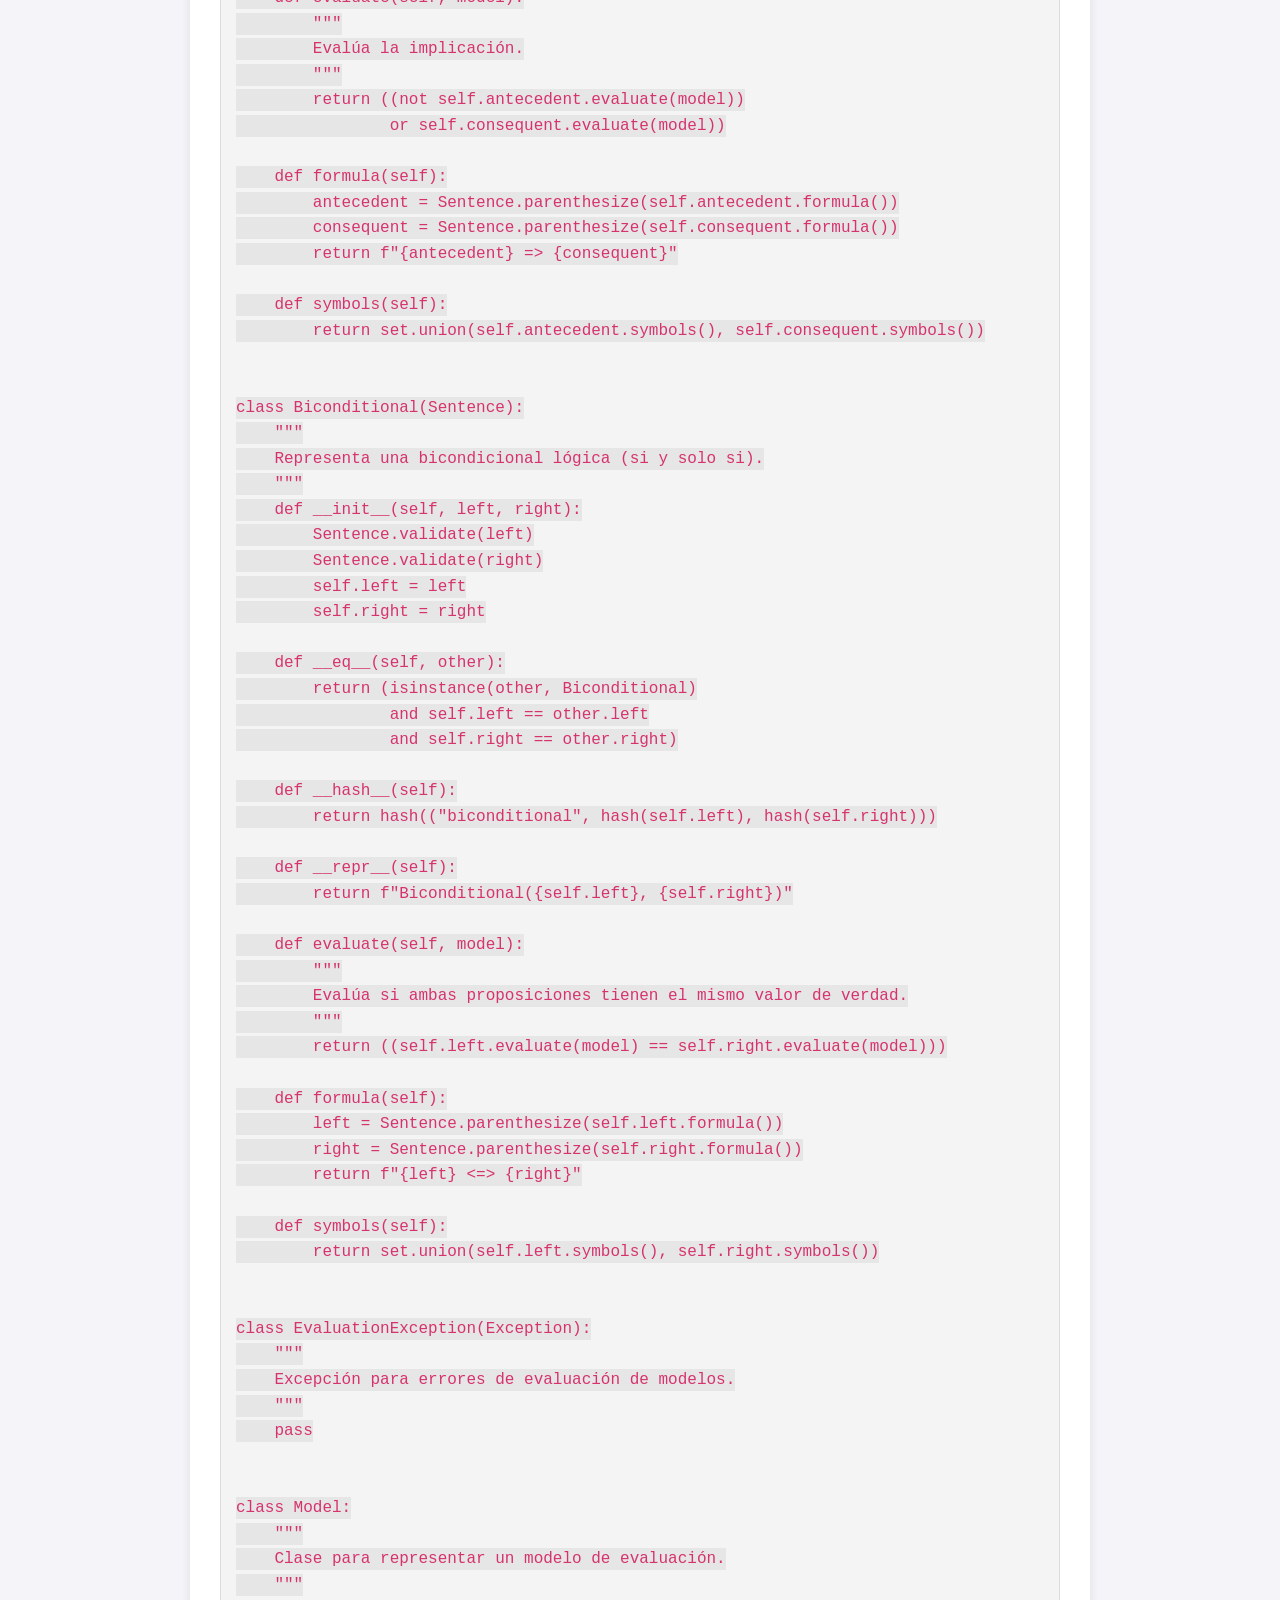
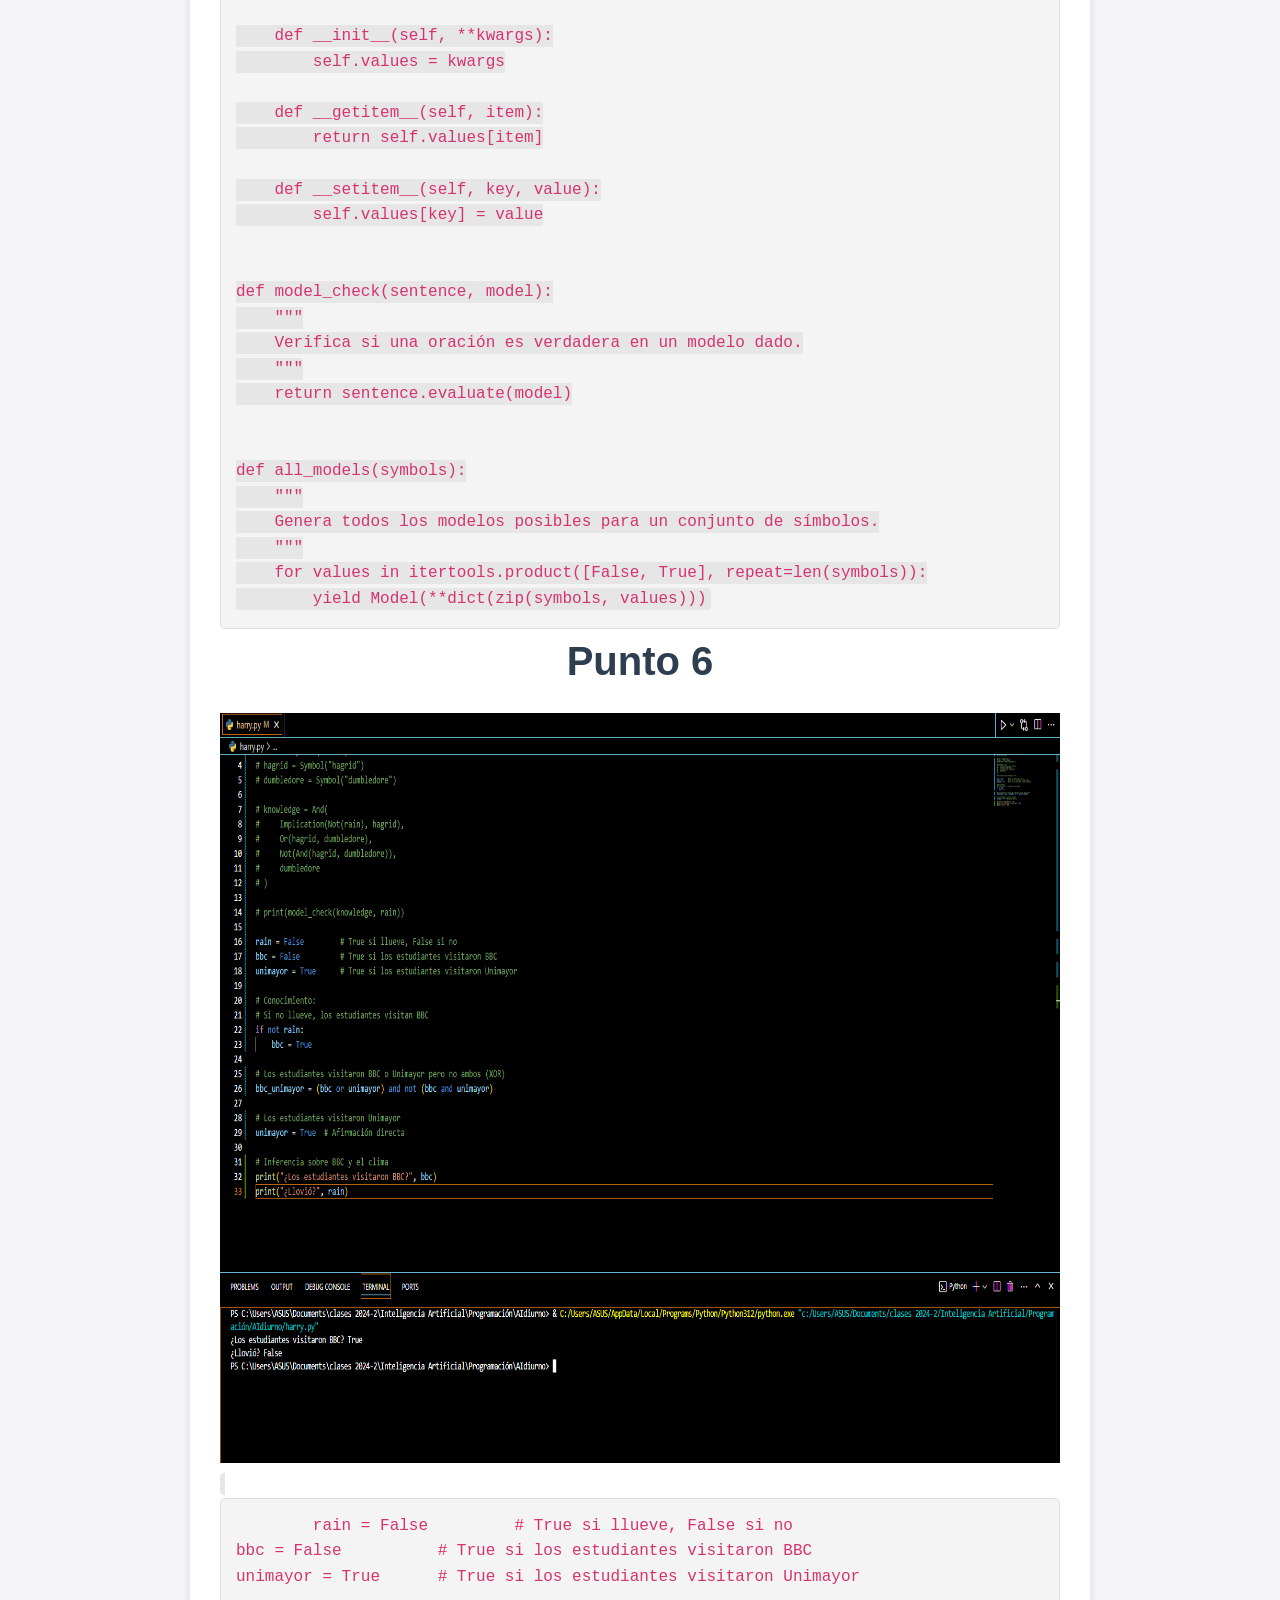
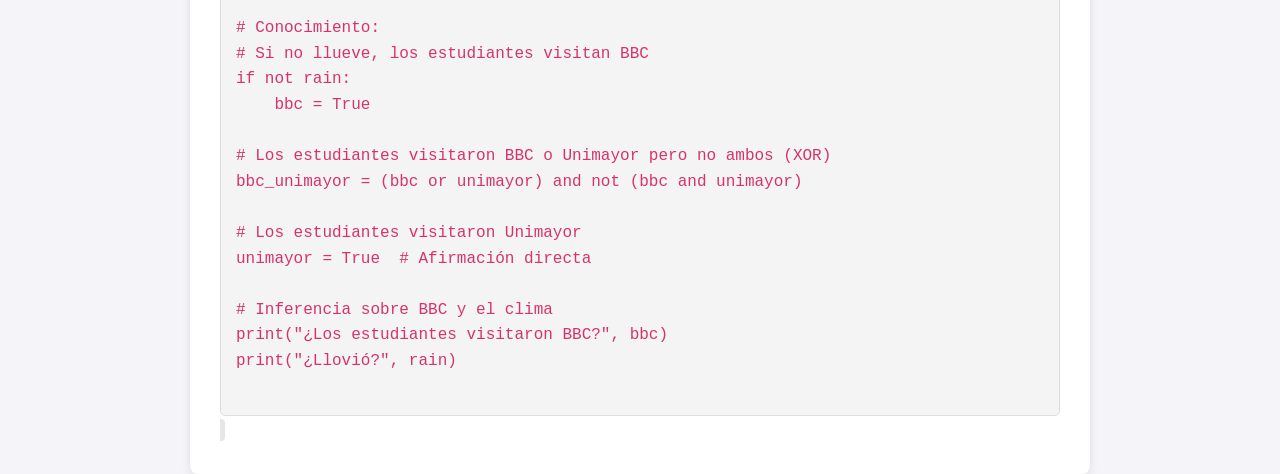
<file: Parcial/ParcialComments.html>
<!DOCTYPE html>
<html lang="en">

<head>
    <meta charset="UTF-8">
    <meta name="viewport" content="width=device-width, initial-scale=1.0">
    <meta http-equiv="X-UA-Compatible" content="IE=edge">
    <title>Lógica Proposicional</title>
    <link rel="stylesheet" href="../Parcial/styles.css">
</head>

<body>
    <div class="container">
        <h1>Lógica Proposicional</h1>

        <h2>Clases principales</h2>

        <h3>Clase <code>Sentence</code></h3>
        <p>Es la clase base de la que heredan todas las demás representaciones lógicas (como símbolos y operadores).
            Tiene métodos abstractos que las clases derivadas deben implementar:</p>
        <ul>
            <li><code>evaluate(model)</code>: Evalúa la oración lógica en un modelo.</li>
            <li><code>formula()</code>: Devuelve la fórmula lógica en forma de cadena.</li>
            <li><code>symbols()</code>: Devuelve el conjunto de todos los símbolos presentes en la oración.</li>
        </ul>

        <h3>Clase <code>Symbol</code></h3>
        <p>Representa un símbolo lógico (por ejemplo, "P" o "Q"). Tiene los siguientes métodos:</p>
        <ul>
            <li><code>evaluate(model)</code>: Devuelve el valor de verdad del símbolo basado en el modelo dado.</li>
            <li><code>formula()</code>: Devuelve el símbolo como una cadena.</li>
            <li><code>symbols()</code>: Devuelve un conjunto que contiene solo este símbolo.</li>
        </ul>

        <h3>Clase <code>Not</code></h3>
        <p>Representa la negación lógica. Tiene un atributo <code>operand</code> (el operando que está siendo negado) y
            un método <code>evaluate()</code> que invierte el valor de verdad del operando.</p>

        <h3>Clase <code>And</code></h3>
        <p>Representa una conjunción lógica (Y). Tiene un conjunto de <code>conjuncts</code> (los operandos) y el método
            <code>evaluate()</code> que devuelve <code>True</code> si todos los operandos son verdaderos.</p>

        <h3>Clase <code>Or</code></h3>
        <p>Representa una disyunción lógica (O). Tiene un conjunto de <code>disjuncts</code> y el método
            <code>evaluate()</code> devuelve <code>True</code> si al menos uno de los operandos es verdadero.</p>

        <h3>Clase <code>Implication</code></h3>
        <p>Representa la implicación lógica (si... entonces...). Tiene un antecedente y un consecuente, y
            <code>evaluate()</code> devuelve <code>True</code> si el antecedente es falso o si el consecuente es
            verdadero (P → Q es falso solo cuando P es verdadero y Q es falso).</p>

        <h3>Clase <code>Biconditional</code></h3>
        <p>Representa una bicondicional lógica (si y solo si). Evalúa si ambos lados de la bicondicional tienen el mismo
            valor de verdad (ambos verdaderos o ambos falsos).</p>

        <h2>Función <code>model_check(knowledge, query)</code></h2>
        <p>Este es el núcleo de la lógica proposicional que verifica si una base de conocimiento (una serie de
            oraciones) implica una consulta (otra oración lógica).</p>

        <h3>Función <code>check_all(knowledge, query, symbols, model)</code></h3>
        <p>Verifica si la base de conocimiento implica la consulta en un modelo dado. Si el modelo tiene una asignación
            para cada símbolo, evalúa si el conocimiento es verdadero en ese modelo y si implica que la consulta también
            lo es.</p>
        <ul>
            <li>Si aún hay símbolos sin asignar, prueba con ambos valores (verdadero y falso) y verifica si la
                implicación se cumple en ambos modelos.</li>
        </ul>

        <h3><code>symbols</code></h3>
        <p>Extrae todos los símbolos presentes en la base de conocimiento y en la consulta para que puedan ser evaluados
            en el modelo.</p>

        <h3><code>check_all()</code></h3>
        <p>Se llama recursivamente para verificar todos los posibles modelos.</p>

        <h2>Propósito general del código</h2>
        <p>Este código es útil en sistemas que trabajan con lógica proposicional, como en motores de inferencia o
            inteligencia artificial, donde se necesita verificar si ciertas condiciones lógicas implican una conclusión
            específica, basándose en un conjunto de reglas y hechos conocidos.</p>

        <h1>Código de Lógica Proposicional en Python</h1>

        <pre><code>
import itertools


class Sentence():
    """
    Clase base para representar una oración lógica.
    """

    def evaluate(self, model):
        """
        Evalúa la oración lógica utilizando un modelo.
        En este caso, es un método abstracto que será implementado en clases derivadas.
        """
        raise Exception("nada que evaluar")

    def formula(self):
        """
        Devuelve una representación de la fórmula lógica en forma de cadena de texto.
        """
        return ""

    def symbols(self):
        """
        Devuelve un conjunto de todos los símbolos presentes en la oración lógica.
        """
        return set()

    @classmethod
    def validate(cls, sentence):
        """
        Valida si un objeto es una instancia de la clase Sentence.
        """
        if not isinstance(sentence, Sentence):
            raise TypeError("debe ser una oración lógica")

    @classmethod
    def parenthesize(cls, s):
        """
        Coloca paréntesis en una expresión si no los tiene ya.
        """
        def balanced(s):
            """
            Verifica si una cadena tiene paréntesis balanceados.
            """
            count = 0
            for c in s:
                if c == "(":
                    count += 1
                elif c == ")":
                    if count <= 0:
                        return False
                    count -= 1
            return count == 0

        if not len(s) or s.isalpha() or (
            s[0] == "(" and s[-1] == ")" and balanced(s[1:-1])
        ):
            return s
        else:
            return f"({s})"


class Symbol(Sentence):
    """
    Representa un símbolo lógico.
    """

    def __init__(self, name):
        self.name = name

    def __eq__(self, other):
        return isinstance(other, Symbol) and self.name == other.name

    def __hash__(self):
        return hash(("symbol", self.name))

    def __repr__(self):
        return self.name

    def evaluate(self, model):
        """
        Evalúa el valor del símbolo en un modelo dado.
        """
        try:
            return bool(model[self.name])
        except KeyError:
            raise EvaluationException(f"variable {self.name} no está en el modelo")

    def formula(self):
        return self.name

    def symbols(self):
        """
        Devuelve el conjunto que contiene solo este símbolo.
        """
        return {self.name}


class Not(Sentence):
    """
    Representa una negación lógica.
    """
    def __init__(self, operand):
        Sentence.validate(operand)
        self.operand = operand

    def __eq__(self, other):
        return isinstance(other, Not) and self.operand == other.operand

    def __hash__(self):
        return hash(("not", hash(self.operand)))

    def __repr__(self):
        return f"Not({self.operand})"

    def evaluate(self, model):
        """
        Evalúa la negación, invirtiendo el valor del operando.
        """
        return not self.operand.evaluate(model)

    def formula(self):
        return "¬" + Sentence.parenthesize(self.operand.formula())

    def symbols(self):
        return self.operand.symbols()


class And(Sentence):
    """
    Representa una conjunción lógica (Y).
    """
    def __init__(self, *conjuncts):
        for conjunct in conjuncts:
            Sentence.validate(conjunct)
        self.conjuncts = list(conjuncts)

    def __eq__(self, other):
        return isinstance(other, And) and self.conjuncts == other.conjuncts

    def __hash__(self):
        return hash(
            ("and", tuple(hash(conjunct) for conjunct in self.conjuncts))
        )

    def __repr__(self):
        conjunctions = ", ".join(
            [str(conjunct) for conjunct in self.conjuncts]
        )
        return f"And({conjunctions})"

    def add(self, conjunct):
        """
        Añade un nuevo conjunción a la lista.
        """
        Sentence.validate(conjunct)
        self.conjuncts.append(conjunct)

    def evaluate(self, model):
        """
        Evalúa si todas las conjunciones son verdaderas.
        """
        return all(conjunct.evaluate(model) for conjunct in self.conjuncts)

    def formula(self):
        """
        Devuelve la fórmula de la conjunción.
        """
        if len(self.conjuncts) == 1:
            return self.conjuncts[0].formula()
        return " ∧ ".join([Sentence.parenthesize(conjunct.formula())
                           for conjunct in self.conjuncts])

    def symbols(self):
        return set.union(*[conjunct.symbols() for conjunct in self.conjuncts])


class Or(Sentence):
    """
    Representa una disyunción lógica (O).
    """
    def __init__(self, *disjuncts):
        for disjunct in disjuncts:
            Sentence.validate(disjunct)
        self.disjuncts = list(disjuncts)

    def __eq__(self, other):
        return isinstance(other, Or) and self.disjuncts == other.disjuncts

    def __hash__(self):
        return hash(
            ("or", tuple(hash(disjunct) for disjunct in self.disjuncts))
        )

    def __repr__(self):
        disjuncts = ", ".join([str(disjunct) for disjunct in self.disjuncts])
        return f"Or({disjuncts})"

    def evaluate(self, model):
        """
        Evalúa si al menos una de las disyunciones es verdadera.
        """
        return any(disjunct.evaluate(model) for disjunct in self.disjuncts)

    def formula(self):
        """
        Devuelve la fórmula de la disyunción.
        """
        if len(self.disjuncts) == 1:
            return self.disjuncts[0].formula()
        return " ∨  ".join([Sentence.parenthesize(disjunct.formula())
                            for disjunct in self.disjuncts])

    def symbols(self):
        return set.union(*[disjunct.symbols() for disjunct in self.disjuncts])


class Implication(Sentence):
    """
    Representa una implicación lógica (si... entonces...).
    """
    def __init__(self, antecedent, consequent):
        Sentence.validate(antecedent)
        Sentence.validate(consequent)
        self.antecedent = antecedent
        self.consequent = consequent

    def __eq__(self, other):
        return (isinstance(other, Implication)
                and self.antecedent == other.antecedent
                and self.consequent == other.consequent)

    def __hash__(self):
        return hash(("implies", hash(self.antecedent), hash(self.consequent)))

    def __repr__(self):
        return f"Implication({self.antecedent}, {self.consequent})"

    def evaluate(self, model):
        """
        Evalúa la implicación.
        """
        return ((not self.antecedent.evaluate(model))
                or self.consequent.evaluate(model))

    def formula(self):
        antecedent = Sentence.parenthesize(self.antecedent.formula())
        consequent = Sentence.parenthesize(self.consequent.formula())
        return f"{antecedent} => {consequent}"

    def symbols(self):
        return set.union(self.antecedent.symbols(), self.consequent.symbols())


class Biconditional(Sentence):
    """
    Representa una bicondicional lógica (si y solo si).
    """
    def __init__(self, left, right):
        Sentence.validate(left)
        Sentence.validate(right)
        self.left = left
        self.right = right

    def __eq__(self, other):
        return (isinstance(other, Biconditional)
                and self.left == other.left
                and self.right == other.right)

    def __hash__(self):
        return hash(("biconditional", hash(self.left), hash(self.right)))

    def __repr__(self):
        return f"Biconditional({self.left}, {self.right})"

    def evaluate(self, model):
        """
        Evalúa si ambas proposiciones tienen el mismo valor de verdad.
        """
        return ((self.left.evaluate(model) == self.right.evaluate(model)))

    def formula(self):
        left = Sentence.parenthesize(self.left.formula())
        right = Sentence.parenthesize(self.right.formula())
        return f"{left} <=> {right}"

    def symbols(self):
        return set.union(self.left.symbols(), self.right.symbols())


class EvaluationException(Exception):
    """
    Excepción para errores de evaluación de modelos.
    """
    pass


class Model:
    """
    Clase para representar un modelo de evaluación.
    """

    def __init__(self, **kwargs):
        self.values = kwargs

    def __getitem__(self, item):
        return self.values[item]

    def __setitem__(self, key, value):
        self.values[key] = value


def model_check(sentence, model):
    """
    Verifica si una oración es verdadera en un modelo dado.
    """
    return sentence.evaluate(model)


def all_models(symbols):
    """
    Genera todos los modelos posibles para un conjunto de símbolos.
    """
    for values in itertools.product([False, True], repeat=len(symbols)):
        yield Model(**dict(zip(symbols, values)))
</code></pre>

        <h1>Punto 6</h1>
        <img src="../Inteligencia_Artificial/img/punto6.png" alt="Punto6" width="100%" height="750">

        <code>
    <pre>
        rain = False         # True si llueve, False si no
bbc = False          # True si los estudiantes visitaron BBC
unimayor = True      # True si los estudiantes visitaron Unimayor

# Conocimiento:
# Si no llueve, los estudiantes visitan BBC
if not rain:
    bbc = True

# Los estudiantes visitaron BBC o Unimayor pero no ambos (XOR)
bbc_unimayor = (bbc or unimayor) and not (bbc and unimayor)

# Los estudiantes visitaron Unimayor
unimayor = True  # Afirmación directa

# Inferencia sobre BBC y el clima
print("¿Los estudiantes visitaron BBC?", bbc)
print("¿Llovió?", rain)
    </pre>
</code>
    </div>
</body>

</html>
</file>
<file: Parcial/styles.css>
* {
    margin: 0;
    padding: 0;
    box-sizing: border-box;
  }
  
  body {
    font-family: Arial, sans-serif;
    background-color: #f4f4f9;
    color: #333;
    line-height: 1.6;
  }
  
  .container {
    max-width: 900px;
    margin: 0 auto;
    padding: 20px;
    background-color: #fff;
    border-radius: 8px;
    box-shadow: 0 2px 10px rgba(0, 0, 0, 0.1);
  }
  
  h1, h2, h3 {
    color: #2c3e50;
  }
  
  h1 {
    text-align: center;
    margin-bottom: 20px;
    font-size: 2.5rem;
  }
  
  h2 {
    margin-top: 20px;
    font-size: 1.8rem;
    border-bottom: 2px solid #2c3e50;
    padding-bottom: 10px;
  }
  
  h3 {
    margin-top: 15px;
    font-size: 1.5rem;
    color: #34495e;
  }
  
  p {
    margin-bottom: 10px;
  }
  
  ul {
    margin-left: 20px;
    margin-bottom: 15px;
  }
  
  ul li {
    margin-bottom: 5px;
  }
  
  code {
    background-color: #e6e6e6;
    padding: 2px 5px;
    border-radius: 4px;
    font-size: 1rem;
    color: #e74c3c;
  }
  
  .container {
    padding: 30px;
  }

  pre {
    background-color: #f4f4f4;
    padding: 15px;
    border: 1px solid #ddd;
    border-radius: 5px;
    overflow-x: auto;
}

code {
    color: #d6336c;
    font-family: "Courier New", Courier, monospace;
}
</file>
